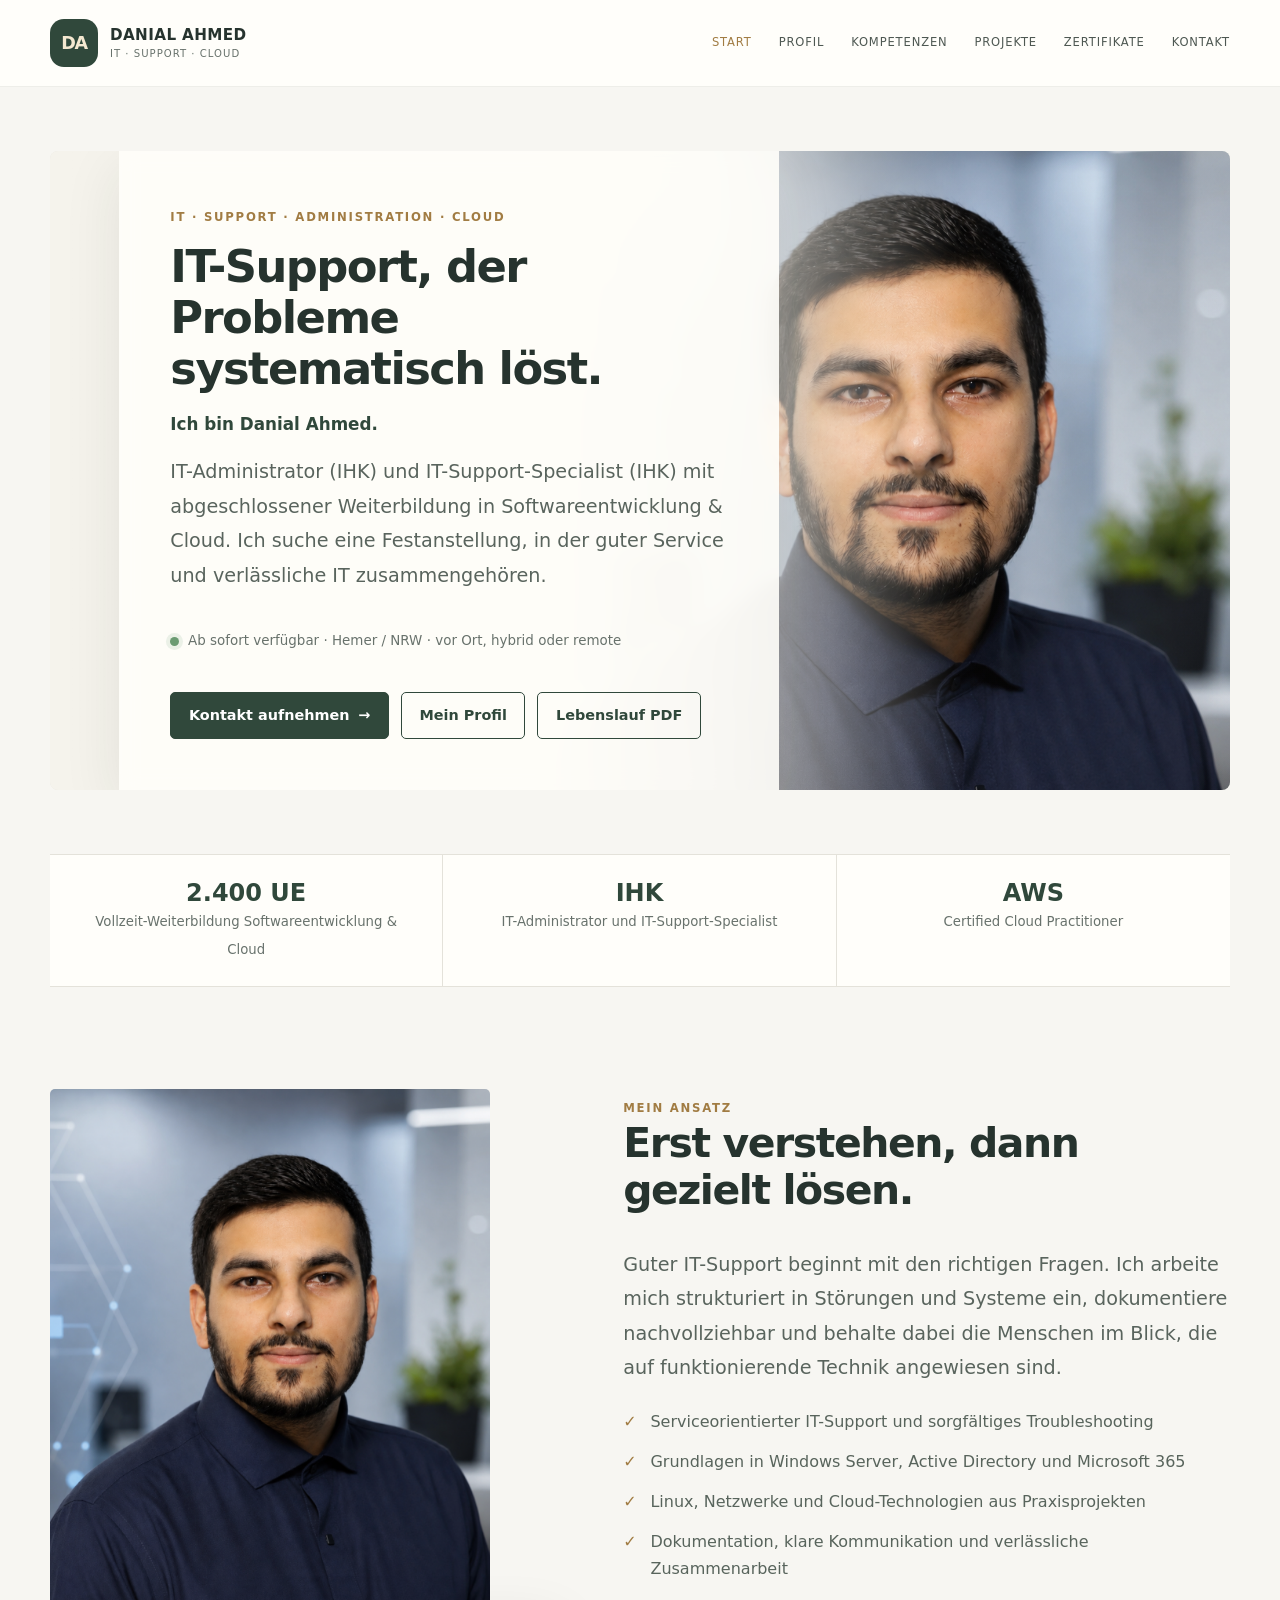
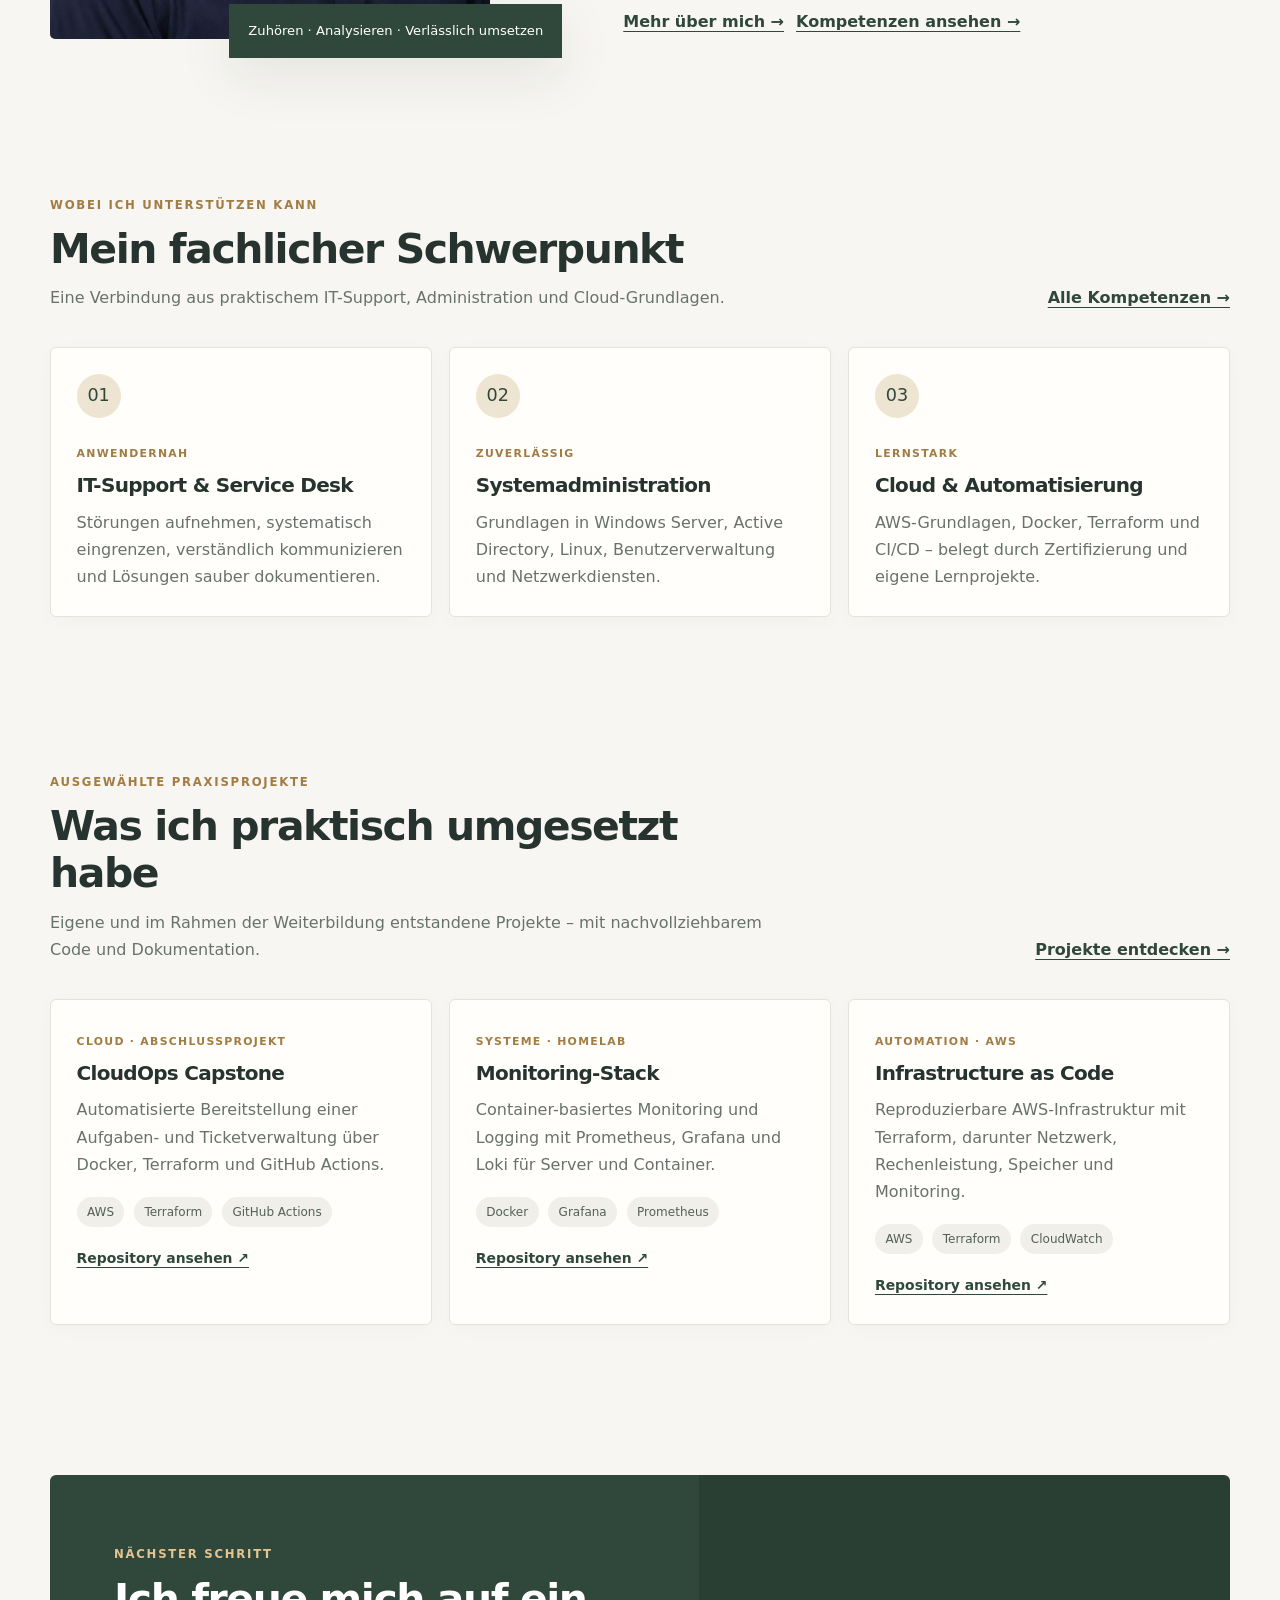
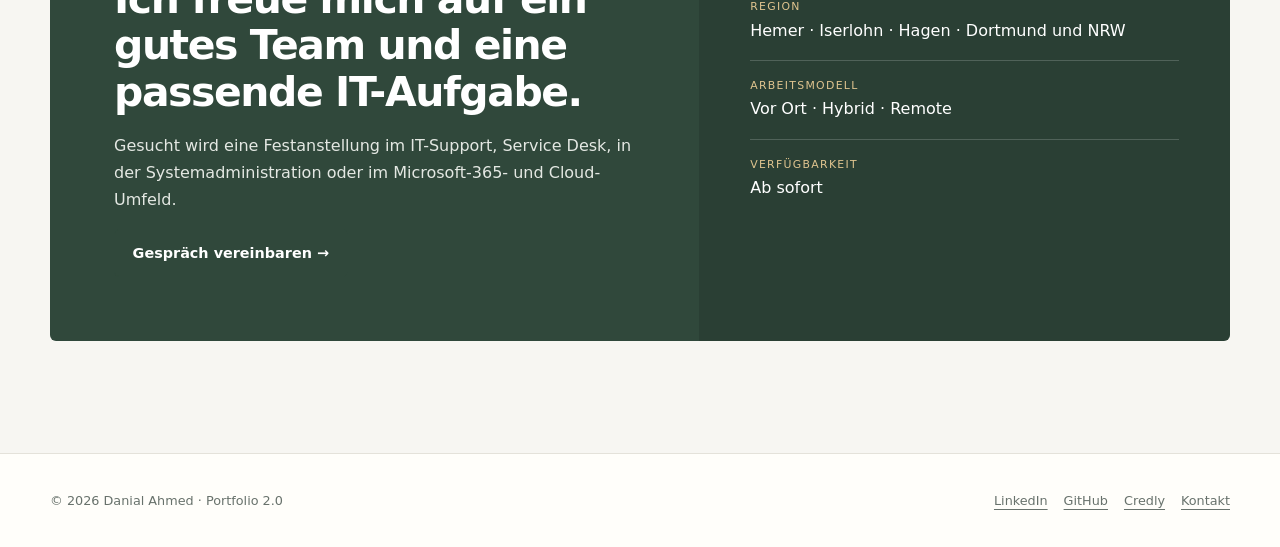
<file: index.html>
<!doctype html>
<html lang="de">
<head>
  <meta charset="utf-8">
  <meta name="viewport" content="width=device-width, initial-scale=1">
  <meta name="description" content="Danial Ahmed aus Hemer: IT-Support, Systemadministration und Cloud. IHK-zertifiziert, AWS Certified Cloud Practitioner, offen für eine Festanstellung in NRW.">
  <meta name="author" content="Danial Ahmed">
  <meta property="og:type" content="website">
  <meta property="og:url" content="https://danialahmed2207.github.io/portfolio-2.0/">
  <meta property="og:title" content="Danial Ahmed – IT-Support, Systemadministration & Cloud">
  <meta property="og:description" content="Strukturiert im Support. Sorgfältig in der Administration. Lernstark in der Cloud.">
  <meta property="og:image" content="https://danialahmed2207.github.io/portfolio-2.0/assets/profile-photo.png">
  <meta name="theme-color" content="#f7f6f2">
  <link rel="canonical" href="https://danialahmed2207.github.io/portfolio-2.0/">
  <link rel="icon" href="assets/monogram.svg" type="image/svg+xml">
  <link rel="stylesheet" href="assets/site.css">
  <title>Danial Ahmed | IT-Support, Systemadministration & Cloud</title>
  <script src="assets/site.js" defer></script>
</head>
<body>
  <a class="skip-link" href="#inhalt">Zum Hauptinhalt</a>
  <header class="site-header"><div class="shell nav-wrap">
    <a class="brand" href="index.html" aria-label="Danial Ahmed – Startseite"><span class="brand-mark">DA</span><span class="brand-copy"><strong>DANIAL AHMED</strong><span>IT · Support · Cloud</span></span></a>
    <button class="nav-toggle" aria-label="Menü öffnen" aria-expanded="false" aria-controls="hauptnavigation">☰</button>
    <nav class="site-nav" id="hauptnavigation" aria-label="Hauptnavigation">
      <a href="index.html" aria-current="page">Start</a><a href="profil.html">Profil</a><a href="kompetenzen.html">Kompetenzen</a><a href="projekte.html">Projekte</a><a href="zertifikate.html">Zertifikate</a><a href="kontakt.html">Kontakt</a>
    </nav>
  </div></header>
  <main id="inhalt">
    <section class="hero"><div class="shell hero-frame">
      <img class="hero-photo" src="assets/profile-photo.png" alt="Porträt von Danial Ahmed" fetchpriority="high">
      <div class="hero-shade"></div>
      <div class="hero-card">
        <span class="eyebrow">IT · Support · Administration · Cloud</span>
        <h1>IT-Support, der Probleme systematisch löst.</h1>
        <p class="hero-tagline">Ich bin Danial Ahmed.</p>
        <p class="lead">IT-Administrator (IHK) und IT-Support-Specialist (IHK) mit abgeschlossener Weiterbildung in Softwareentwicklung &amp; Cloud. Ich suche eine Festanstellung, in der guter Service und verlässliche IT zusammengehören.</p>
        <p class="availability">Ab sofort verfügbar · Hemer / NRW · vor Ort, hybrid oder remote</p>
        <div class="hero-actions"><a class="button" href="kontakt.html">Kontakt aufnehmen <span aria-hidden="true">→</span></a><a class="button secondary" href="profil.html">Mein Profil</a><a class="button secondary" href="assets/Danial_Ahmed_Lebenslauf.pdf" target="_blank" rel="noopener">Lebenslauf PDF</a></div>
      </div>
    </div></section>

    <div class="shell proof-row" aria-label="Qualifikationen"><div class="proof"><strong>2.400 UE</strong><span>Vollzeit-Weiterbildung Softwareentwicklung &amp; Cloud</span></div><div class="proof"><strong>IHK</strong><span>IT-Administrator und IT-Support-Specialist</span></div><div class="proof"><strong>AWS</strong><span>Certified Cloud Practitioner</span></div></div>

    <section class="section"><div class="shell split-feature">
      <div class="portrait-side"><img src="assets/profile-photo.png" alt="Danial Ahmed, IT-Administrator und IT-Support-Specialist" loading="lazy"><div class="portrait-note">Zuhören · Analysieren · Verlässlich umsetzen</div></div>
      <div><span class="eyebrow">Mein Ansatz</span><h2>Erst verstehen, dann gezielt lösen.</h2><p class="lead">Guter IT-Support beginnt mit den richtigen Fragen. Ich arbeite mich strukturiert in Störungen und Systeme ein, dokumentiere nachvollziehbar und behalte dabei die Menschen im Blick, die auf funktionierende Technik angewiesen sind.</p><ul class="check-list"><li>Serviceorientierter IT-Support und sorgfältiges Troubleshooting</li><li>Grundlagen in Windows Server, Active Directory und Microsoft 365</li><li>Linux, Netzwerke und Cloud-Technologien aus Praxisprojekten</li><li>Dokumentation, klare Kommunikation und verlässliche Zusammenarbeit</li></ul><div class="hero-actions"><a class="text-link" href="profil.html">Mehr über mich →</a><a class="text-link" href="kompetenzen.html">Kompetenzen ansehen →</a></div></div>
    </div></section>

    <section class="section compact"><div class="shell"><div class="section-heading"><div><span class="eyebrow">Wobei ich unterstützen kann</span><h2>Mein fachlicher Schwerpunkt</h2><p>Eine Verbindung aus praktischem IT-Support, Administration und Cloud-Grundlagen.</p></div><a class="text-link" href="kompetenzen.html">Alle Kompetenzen →</a></div><div class="grid-3">
      <article class="card"><div class="card-icon" aria-hidden="true">01</div><span class="card-kicker">Anwendernah</span><h3>IT-Support &amp; Service Desk</h3><p>Störungen aufnehmen, systematisch eingrenzen, verständlich kommunizieren und Lösungen sauber dokumentieren.</p></article>
      <article class="card"><div class="card-icon" aria-hidden="true">02</div><span class="card-kicker">Zuverlässig</span><h3>Systemadministration</h3><p>Grundlagen in Windows Server, Active Directory, Linux, Benutzerverwaltung und Netzwerkdiensten.</p></article>
      <article class="card"><div class="card-icon" aria-hidden="true">03</div><span class="card-kicker">Lernstark</span><h3>Cloud &amp; Automatisierung</h3><p>AWS-Grundlagen, Docker, Terraform und CI/CD – belegt durch Zertifizierung und eigene Lernprojekte.</p></article>
    </div></div></section>

    <section class="section"><div class="shell"><div class="section-heading"><div><span class="eyebrow">Ausgewählte Praxisprojekte</span><h2>Was ich praktisch umgesetzt habe</h2><p>Eigene und im Rahmen der Weiterbildung entstandene Projekte – mit nachvollziehbarem Code und Dokumentation.</p></div><a class="text-link" href="projekte.html">Projekte entdecken →</a></div><div class="grid-3">
      <article class="card"><span class="card-kicker">Cloud · Abschlussprojekt</span><h3>CloudOps Capstone</h3><p>Automatisierte Bereitstellung einer Aufgaben- und Ticketverwaltung über Docker, Terraform und GitHub Actions.</p><div class="card-footer"><span class="pill">AWS</span><span class="pill">Terraform</span><span class="pill">GitHub Actions</span></div><div class="project-links"><a href="https://github.com/danialahmed2207/cloudops-capstone" target="_blank" rel="noopener noreferrer">Repository ansehen ↗</a></div></article>
      <article class="card"><span class="card-kicker">Systeme · Homelab</span><h3>Monitoring-Stack</h3><p>Container-basiertes Monitoring und Logging mit Prometheus, Grafana und Loki für Server und Container.</p><div class="card-footer"><span class="pill">Docker</span><span class="pill">Grafana</span><span class="pill">Prometheus</span></div><div class="project-links"><a href="https://github.com/danialahmed2207/homelab-monitoring" target="_blank" rel="noopener noreferrer">Repository ansehen ↗</a></div></article>
      <article class="card"><span class="card-kicker">Automation · AWS</span><h3>Infrastructure as Code</h3><p>Reproduzierbare AWS-Infrastruktur mit Terraform, darunter Netzwerk, Rechenleistung, Speicher und Monitoring.</p><div class="card-footer"><span class="pill">AWS</span><span class="pill">Terraform</span><span class="pill">CloudWatch</span></div><div class="project-links"><a href="https://github.com/danialahmed2207/aws-infra-terraform" target="_blank" rel="noopener noreferrer">Repository ansehen ↗</a></div></article>
    </div></div></section>

    <section class="section compact"><div class="shell contact-panel"><div class="contact-copy"><span class="eyebrow">Nächster Schritt</span><h2>Ich freue mich auf ein gutes Team und eine passende IT-Aufgabe.</h2><p>Gesucht wird eine Festanstellung im IT-Support, Service Desk, in der Systemadministration oder im Microsoft-365- und Cloud-Umfeld.</p><a class="button" href="kontakt.html">Gespräch vereinbaren →</a></div><div class="contact-ways"><div class="contact-way"><span>Region</span>Hemer · Iserlohn · Hagen · Dortmund und NRW</div><div class="contact-way"><span>Arbeitsmodell</span>Vor Ort · Hybrid · Remote</div><div class="contact-way"><span>Verfügbarkeit</span>Ab sofort</div></div></div></section>
  </main>
  <footer class="site-footer"><div class="shell footer-row"><p>© <span data-year></span> Danial Ahmed · Portfolio 2.0</p><div class="footer-links"><a href="https://www.linkedin.com/in/danial-ahmed-b2731b263/" target="_blank" rel="noopener noreferrer">LinkedIn</a><a href="https://github.com/danialahmed2207" target="_blank" rel="noopener noreferrer">GitHub</a><a href="https://www.credly.com/users/danial-ahmed.5c252b06/badges" target="_blank" rel="noopener noreferrer">Credly</a><a href="kontakt.html">Kontakt</a></div></div></footer>
</body>
</html>
</file>
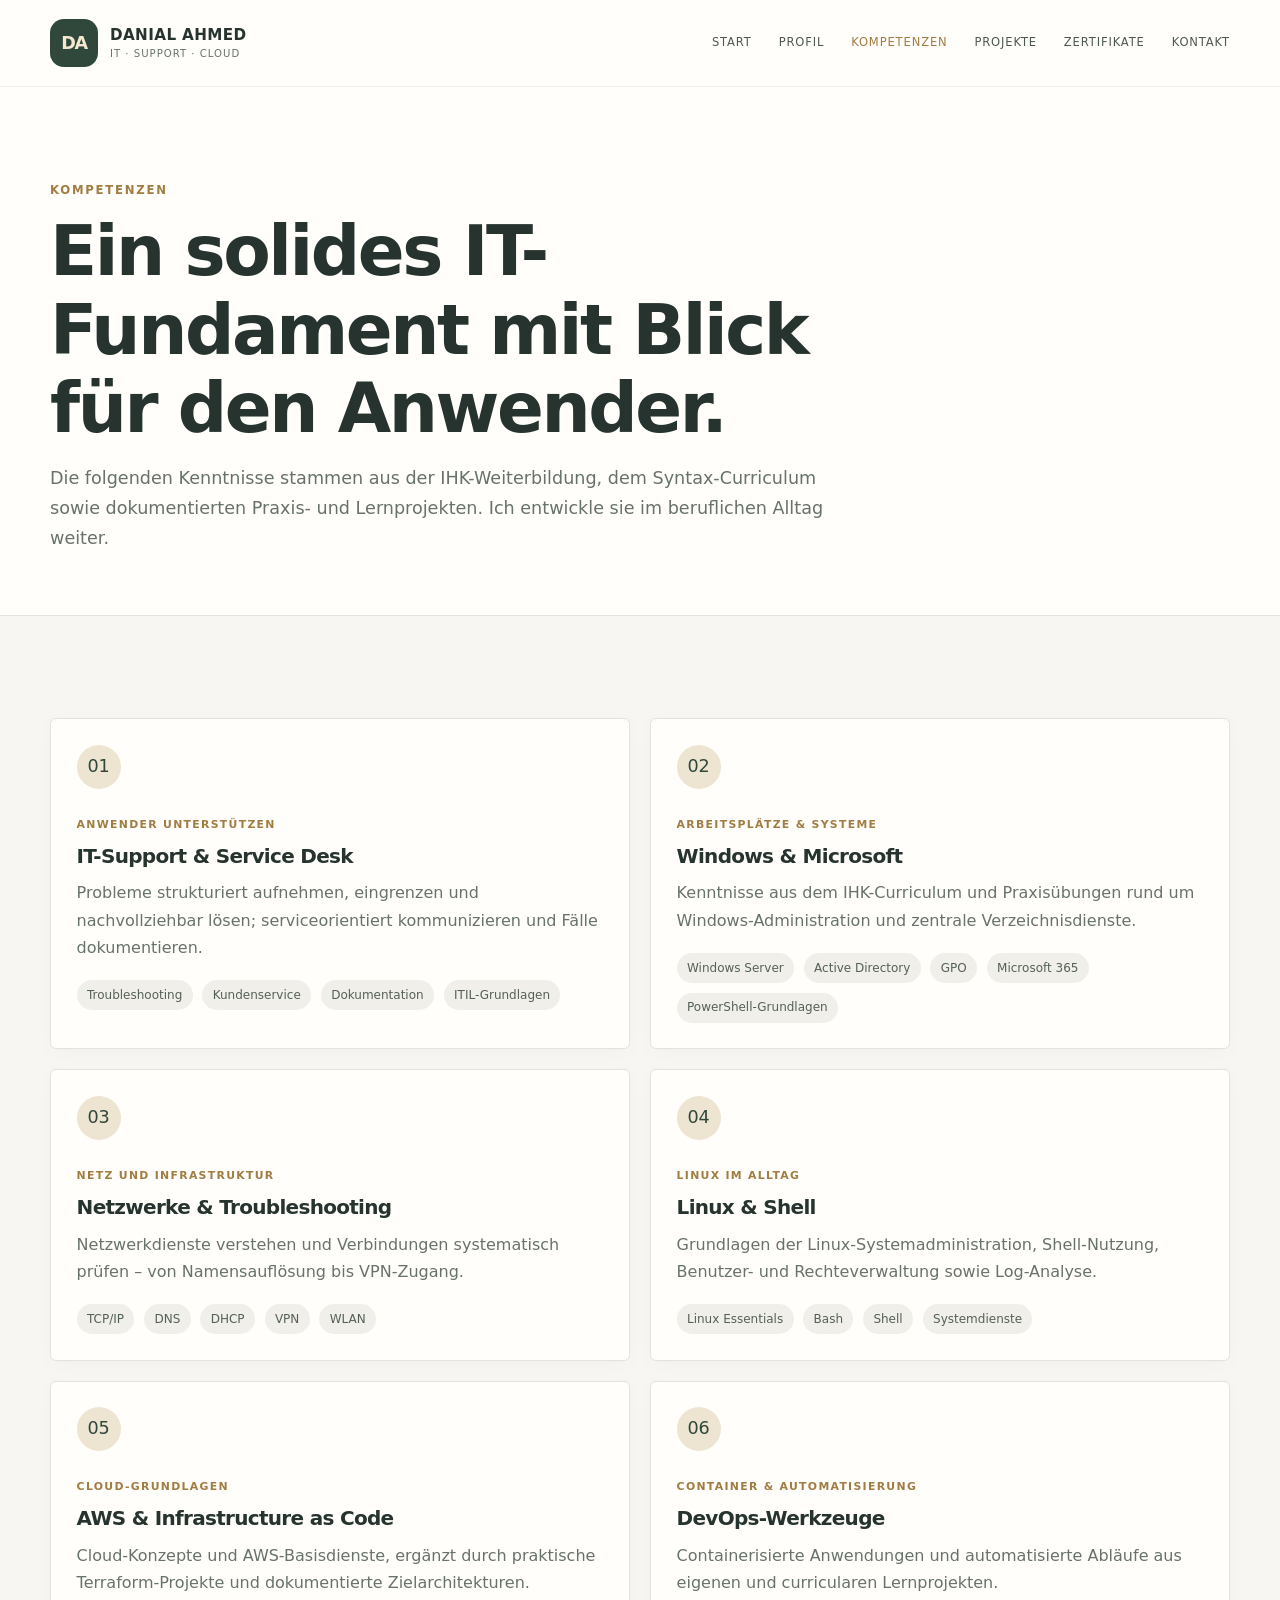
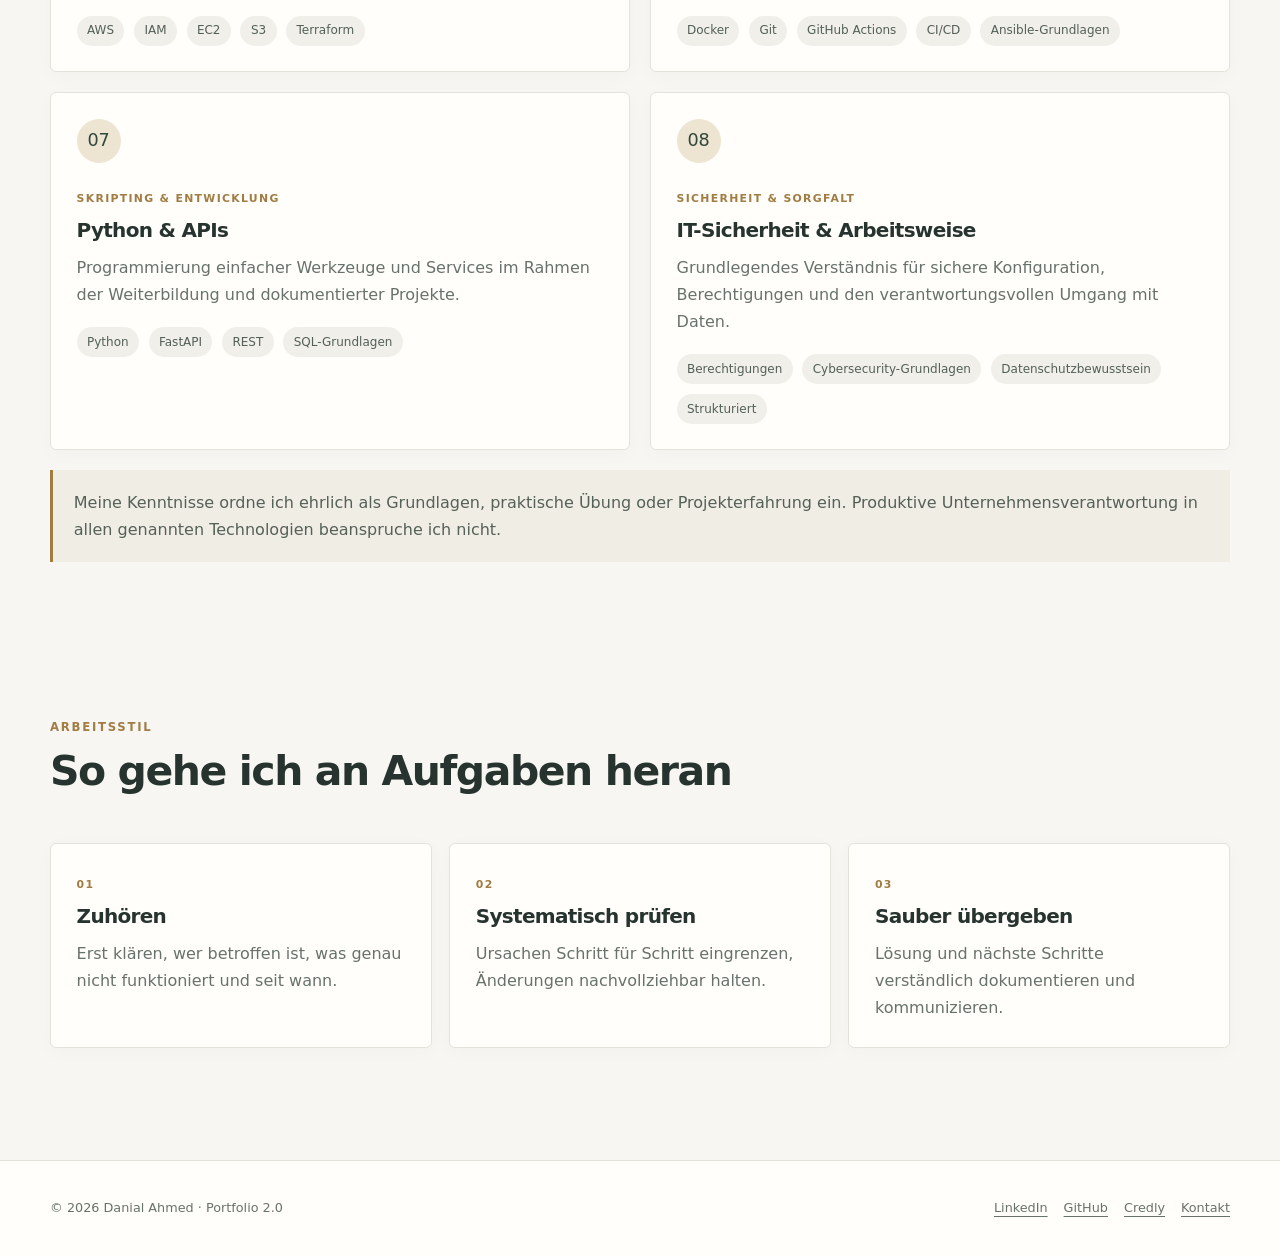
<file: kompetenzen.html>
<!doctype html>
<html lang="de">
<head><meta charset="utf-8"><meta name="viewport" content="width=device-width, initial-scale=1"><meta name="description" content="Kompetenzen von Danial Ahmed in IT-Support, Windows Server, Active Directory, Microsoft 365, Linux, AWS, Netzwerken und Troubleshooting."><meta property="og:title" content="Kompetenzen | Danial Ahmed"><meta property="og:description" content="Technische Kenntnisse und Arbeitsweise im Überblick."><meta property="og:type" content="website"><meta property="og:url" content="https://danialahmed2207.github.io/portfolio-2.0/kompetenzen.html"><meta property="og:image" content="https://danialahmed2207.github.io/portfolio-2.0/assets/profile-photo.png"><link rel="canonical" href="https://danialahmed2207.github.io/portfolio-2.0/kompetenzen.html"><link rel="icon" href="assets/monogram.svg" type="image/svg+xml"><link rel="stylesheet" href="assets/site.css"><script src="assets/site.js" defer></script><title>Kompetenzen | Danial Ahmed</title></head>
<body><a class="skip-link" href="#inhalt">Zum Hauptinhalt</a><header class="site-header"><div class="shell nav-wrap"><a class="brand" href="index.html"><span class="brand-mark">DA</span><span class="brand-copy"><strong>DANIAL AHMED</strong><span>IT · Support · Cloud</span></span></a><button class="nav-toggle" aria-label="Menü öffnen" aria-expanded="false" aria-controls="hauptnavigation">☰</button><nav class="site-nav" id="hauptnavigation" aria-label="Hauptnavigation"><a href="index.html">Start</a><a href="profil.html">Profil</a><a href="kompetenzen.html" aria-current="page">Kompetenzen</a><a href="projekte.html">Projekte</a><a href="zertifikate.html">Zertifikate</a><a href="kontakt.html">Kontakt</a></nav></div></header>
<main id="inhalt"><section class="page-hero"><div class="shell"><span class="eyebrow">Kompetenzen</span><h1>Ein solides IT-Fundament mit Blick für den Anwender.</h1><p>Die folgenden Kenntnisse stammen aus der IHK-Weiterbildung, dem Syntax-Curriculum sowie dokumentierten Praxis- und Lernprojekten. Ich entwickle sie im beruflichen Alltag weiter.</p></div></section>
<section class="section"><div class="shell"><div class="grid-2">
  <article class="card"><div class="card-icon" aria-hidden="true">01</div><span class="card-kicker">Anwender unterstützen</span><h3>IT-Support &amp; Service Desk</h3><p>Probleme strukturiert aufnehmen, eingrenzen und nachvollziehbar lösen; serviceorientiert kommunizieren und Fälle dokumentieren.</p><div class="card-footer"><span class="pill">Troubleshooting</span><span class="pill">Kundenservice</span><span class="pill">Dokumentation</span><span class="pill">ITIL-Grundlagen</span></div></article>
  <article class="card"><div class="card-icon" aria-hidden="true">02</div><span class="card-kicker">Arbeitsplätze &amp; Systeme</span><h3>Windows &amp; Microsoft</h3><p>Kenntnisse aus dem IHK-Curriculum und Praxisübungen rund um Windows-Administration und zentrale Verzeichnisdienste.</p><div class="card-footer"><span class="pill">Windows Server</span><span class="pill">Active Directory</span><span class="pill">GPO</span><span class="pill">Microsoft 365</span><span class="pill">PowerShell-Grundlagen</span></div></article>
  <article class="card"><div class="card-icon" aria-hidden="true">03</div><span class="card-kicker">Netz und Infrastruktur</span><h3>Netzwerke &amp; Troubleshooting</h3><p>Netzwerkdienste verstehen und Verbindungen systematisch prüfen – von Namensauflösung bis VPN-Zugang.</p><div class="card-footer"><span class="pill">TCP/IP</span><span class="pill">DNS</span><span class="pill">DHCP</span><span class="pill">VPN</span><span class="pill">WLAN</span></div></article>
  <article class="card"><div class="card-icon" aria-hidden="true">04</div><span class="card-kicker">Linux im Alltag</span><h3>Linux &amp; Shell</h3><p>Grundlagen der Linux-Systemadministration, Shell-Nutzung, Benutzer- und Rechteverwaltung sowie Log-Analyse.</p><div class="card-footer"><span class="pill">Linux Essentials</span><span class="pill">Bash</span><span class="pill">Shell</span><span class="pill">Systemdienste</span></div></article>
  <article class="card"><div class="card-icon" aria-hidden="true">05</div><span class="card-kicker">Cloud-Grundlagen</span><h3>AWS &amp; Infrastructure as Code</h3><p>Cloud-Konzepte und AWS-Basisdienste, ergänzt durch praktische Terraform-Projekte und dokumentierte Zielarchitekturen.</p><div class="card-footer"><span class="pill">AWS</span><span class="pill">IAM</span><span class="pill">EC2</span><span class="pill">S3</span><span class="pill">Terraform</span></div></article>
  <article class="card"><div class="card-icon" aria-hidden="true">06</div><span class="card-kicker">Container &amp; Automatisierung</span><h3>DevOps-Werkzeuge</h3><p>Containerisierte Anwendungen und automatisierte Abläufe aus eigenen und curricularen Lernprojekten.</p><div class="card-footer"><span class="pill">Docker</span><span class="pill">Git</span><span class="pill">GitHub Actions</span><span class="pill">CI/CD</span><span class="pill">Ansible-Grundlagen</span></div></article>
  <article class="card"><div class="card-icon" aria-hidden="true">07</div><span class="card-kicker">Skripting &amp; Entwicklung</span><h3>Python &amp; APIs</h3><p>Programmierung einfacher Werkzeuge und Services im Rahmen der Weiterbildung und dokumentierter Projekte.</p><div class="card-footer"><span class="pill">Python</span><span class="pill">FastAPI</span><span class="pill">REST</span><span class="pill">SQL-Grundlagen</span></div></article>
  <article class="card"><div class="card-icon" aria-hidden="true">08</div><span class="card-kicker">Sicherheit &amp; Sorgfalt</span><h3>IT-Sicherheit &amp; Arbeitsweise</h3><p>Grundlegendes Verständnis für sichere Konfiguration, Berechtigungen und den verantwortungsvollen Umgang mit Daten.</p><div class="card-footer"><span class="pill">Berechtigungen</span><span class="pill">Cybersecurity-Grundlagen</span><span class="pill">Datenschutzbewusstsein</span><span class="pill">Strukturiert</span></div></article>
</div><div class="callout">Meine Kenntnisse ordne ich ehrlich als Grundlagen, praktische Übung oder Projekterfahrung ein. Produktive Unternehmensverantwortung in allen genannten Technologien beanspruche ich nicht.</div></div></section>
<section class="section compact"><div class="shell"><div class="section-heading"><div><span class="eyebrow">Arbeitsstil</span><h2>So gehe ich an Aufgaben heran</h2></div></div><div class="grid-3"><article class="card"><span class="card-kicker">01</span><h3>Zuhören</h3><p>Erst klären, wer betroffen ist, was genau nicht funktioniert und seit wann.</p></article><article class="card"><span class="card-kicker">02</span><h3>Systematisch prüfen</h3><p>Ursachen Schritt für Schritt eingrenzen, Änderungen nachvollziehbar halten.</p></article><article class="card"><span class="card-kicker">03</span><h3>Sauber übergeben</h3><p>Lösung und nächste Schritte verständlich dokumentieren und kommunizieren.</p></article></div></div></section></main>
<footer class="site-footer"><div class="shell footer-row"><p>© <span data-year></span> Danial Ahmed · Portfolio 2.0</p><div class="footer-links"><a href="https://www.linkedin.com/in/danial-ahmed-b2731b263/" target="_blank" rel="noopener noreferrer">LinkedIn</a><a href="https://github.com/danialahmed2207" target="_blank" rel="noopener noreferrer">GitHub</a><a href="https://www.credly.com/users/danial-ahmed.5c252b06/badges" target="_blank" rel="noopener noreferrer">Credly</a><a href="kontakt.html">Kontakt</a></div></div></footer></body></html>
</file>
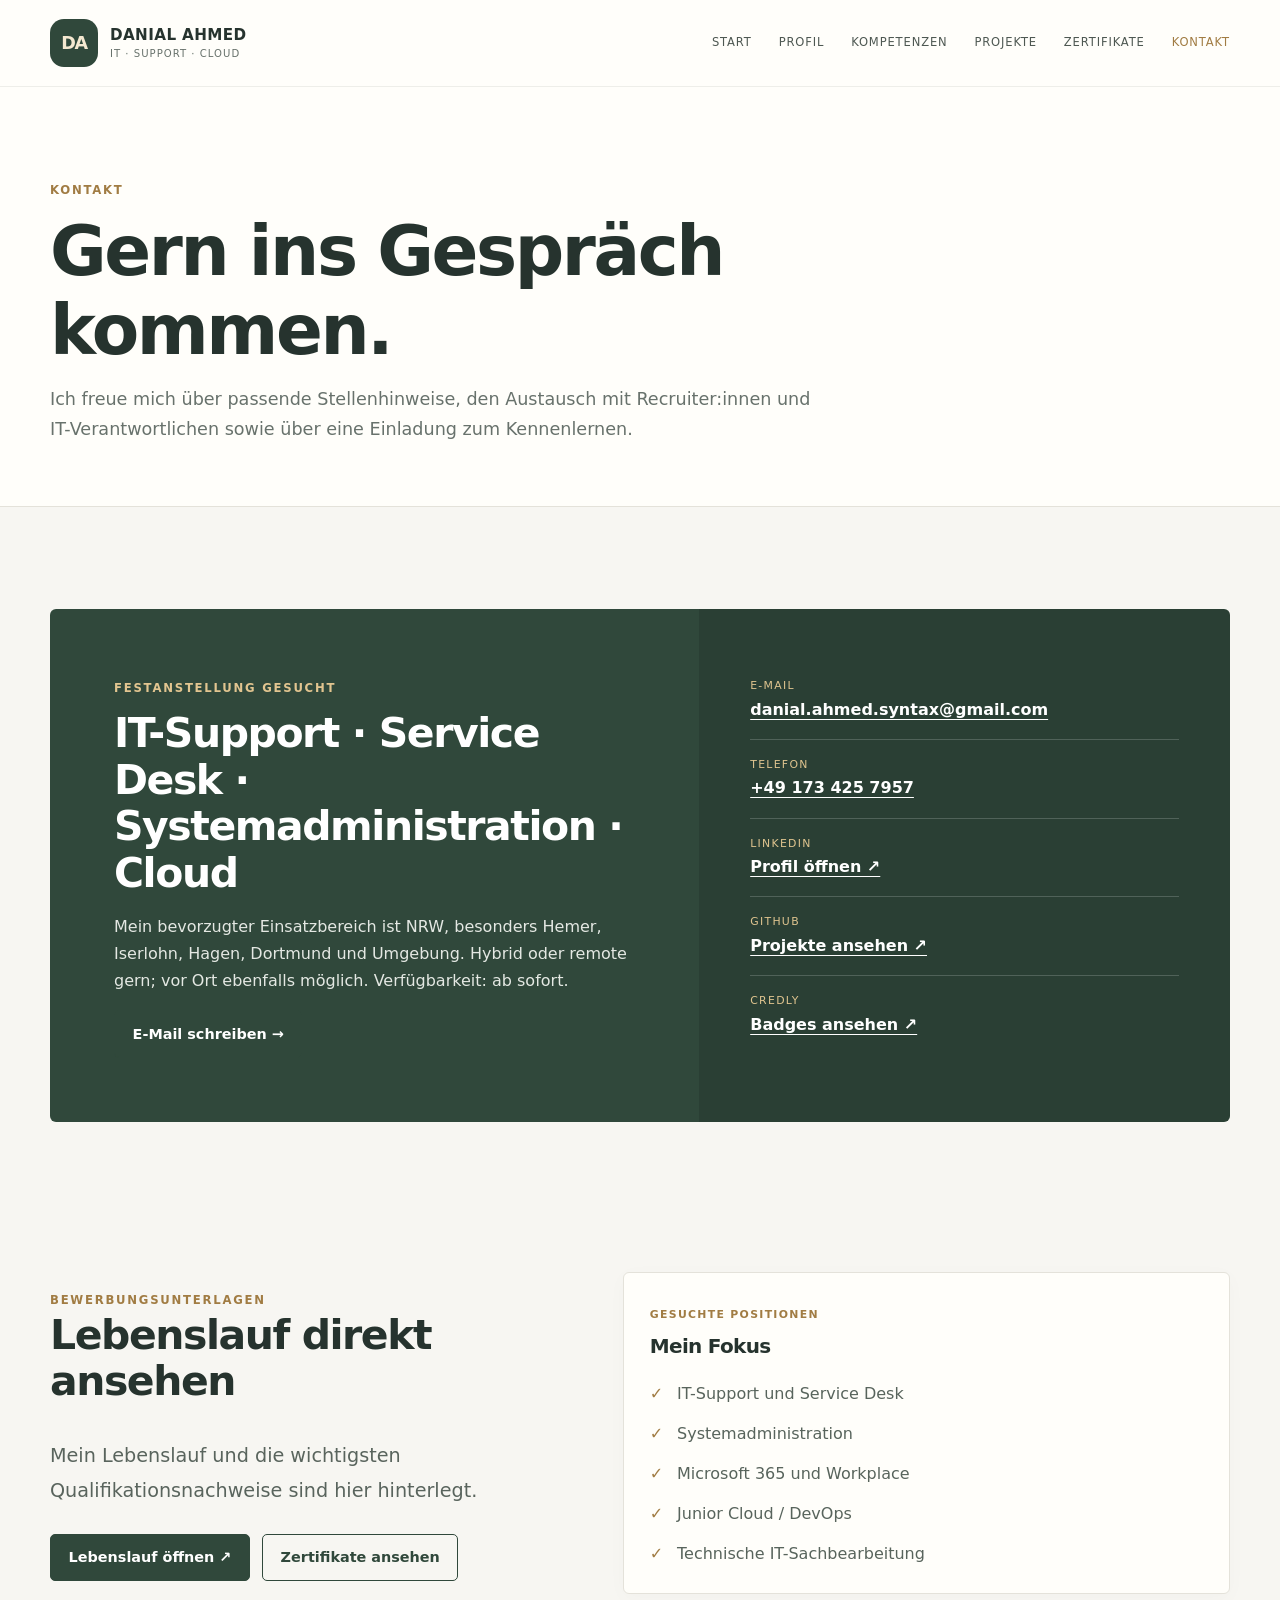
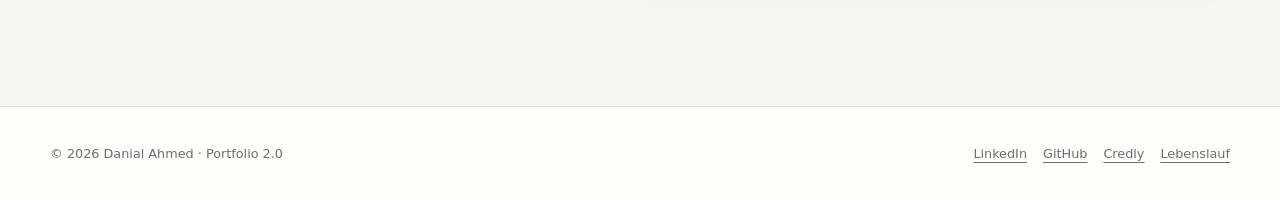
<file: kontakt.html>
<!doctype html>
<html lang="de">
<head><meta charset="utf-8"><meta name="viewport" content="width=device-width, initial-scale=1"><meta name="description" content="Kontakt zu Danial Ahmed für IT-Support, Service Desk, Systemadministration oder Junior Cloud/DevOps-Positionen in NRW."><meta property="og:title" content="Kontakt | Danial Ahmed"><meta property="og:description" content="Ich suche ab sofort eine Festanstellung im IT-Bereich in NRW."><meta property="og:type" content="website"><meta property="og:url" content="https://danialahmed2207.github.io/portfolio-2.0/kontakt.html"><meta property="og:image" content="https://danialahmed2207.github.io/portfolio-2.0/assets/profile-photo.png"><link rel="canonical" href="https://danialahmed2207.github.io/portfolio-2.0/kontakt.html"><link rel="icon" href="assets/monogram.svg" type="image/svg+xml"><link rel="stylesheet" href="assets/site.css"><script src="assets/site.js" defer></script><title>Kontakt | Danial Ahmed</title></head>
<body><a class="skip-link" href="#inhalt">Zum Hauptinhalt</a><header class="site-header"><div class="shell nav-wrap"><a class="brand" href="index.html"><span class="brand-mark">DA</span><span class="brand-copy"><strong>DANIAL AHMED</strong><span>IT · Support · Cloud</span></span></a><button class="nav-toggle" aria-label="Menü öffnen" aria-expanded="false" aria-controls="hauptnavigation">☰</button><nav class="site-nav" id="hauptnavigation" aria-label="Hauptnavigation"><a href="index.html">Start</a><a href="profil.html">Profil</a><a href="kompetenzen.html">Kompetenzen</a><a href="projekte.html">Projekte</a><a href="zertifikate.html">Zertifikate</a><a href="kontakt.html" aria-current="page">Kontakt</a></nav></div></header>
<main id="inhalt"><section class="page-hero"><div class="shell"><span class="eyebrow">Kontakt</span><h1>Gern ins Gespräch kommen.</h1><p>Ich freue mich über passende Stellenhinweise, den Austausch mit Recruiter:innen und IT-Verantwortlichen sowie über eine Einladung zum Kennenlernen.</p></div></section>
<section class="section"><div class="shell"><div class="contact-panel"><div class="contact-copy"><span class="eyebrow">Festanstellung gesucht</span><h2>IT-Support · Service Desk · Systemadministration · Cloud</h2><p>Mein bevorzugter Einsatzbereich ist NRW, besonders Hemer, Iserlohn, Hagen, Dortmund und Umgebung. Hybrid oder remote gern; vor Ort ebenfalls möglich. Verfügbarkeit: ab sofort.</p><a class="button" href="mailto:danial.ahmed.syntax@gmail.com?subject=Kontakt%20zu%20Danial%20Ahmed">E-Mail schreiben →</a></div><div class="contact-ways">
  <div class="contact-way"><span>E-Mail</span><a href="mailto:danial.ahmed.syntax@gmail.com">danial.ahmed.syntax@gmail.com</a></div>
  <div class="contact-way"><span>Telefon</span><a href="tel:+491734257957">+49 173 425 7957</a></div>
  <div class="contact-way"><span>LinkedIn</span><a href="https://www.linkedin.com/in/danial-ahmed-b2731b263/" target="_blank" rel="noopener noreferrer">Profil öffnen ↗</a></div>
  <div class="contact-way"><span>GitHub</span><a href="https://github.com/danialahmed2207" target="_blank" rel="noopener noreferrer">Projekte ansehen ↗</a></div>
  <div class="contact-way"><span>Credly</span><a href="https://www.credly.com/users/danial-ahmed.5c252b06/badges" target="_blank" rel="noopener noreferrer">Badges ansehen ↗</a></div>
</div></div></div></section>
<section class="section compact"><div class="shell split-feature"><div><span class="eyebrow">Bewerbungsunterlagen</span><h2>Lebenslauf direkt ansehen</h2><p class="lead">Mein Lebenslauf und die wichtigsten Qualifikationsnachweise sind hier hinterlegt.</p><div class="hero-actions"><a class="button" href="assets/Danial_Ahmed_Lebenslauf.pdf" target="_blank" rel="noopener noreferrer">Lebenslauf öffnen ↗</a><a class="button secondary" href="zertifikate.html">Zertifikate ansehen</a></div></div><div class="card"><span class="card-kicker">Gesuchte Positionen</span><h3>Mein Fokus</h3><ul class="check-list"><li>IT-Support und Service Desk</li><li>Systemadministration</li><li>Microsoft 365 und Workplace</li><li>Junior Cloud / DevOps</li><li>Technische IT-Sachbearbeitung</li></ul></div></div></section></main>
<footer class="site-footer"><div class="shell footer-row"><p>© <span data-year></span> Danial Ahmed · Portfolio 2.0</p><div class="footer-links"><a href="https://www.linkedin.com/in/danial-ahmed-b2731b263/" target="_blank" rel="noopener noreferrer">LinkedIn</a><a href="https://github.com/danialahmed2207" target="_blank" rel="noopener noreferrer">GitHub</a><a href="https://www.credly.com/users/danial-ahmed.5c252b06/badges" target="_blank" rel="noopener noreferrer">Credly</a><a href="assets/Danial_Ahmed_Lebenslauf.pdf" target="_blank" rel="noopener noreferrer">Lebenslauf</a></div></div></footer></body></html>
</file>
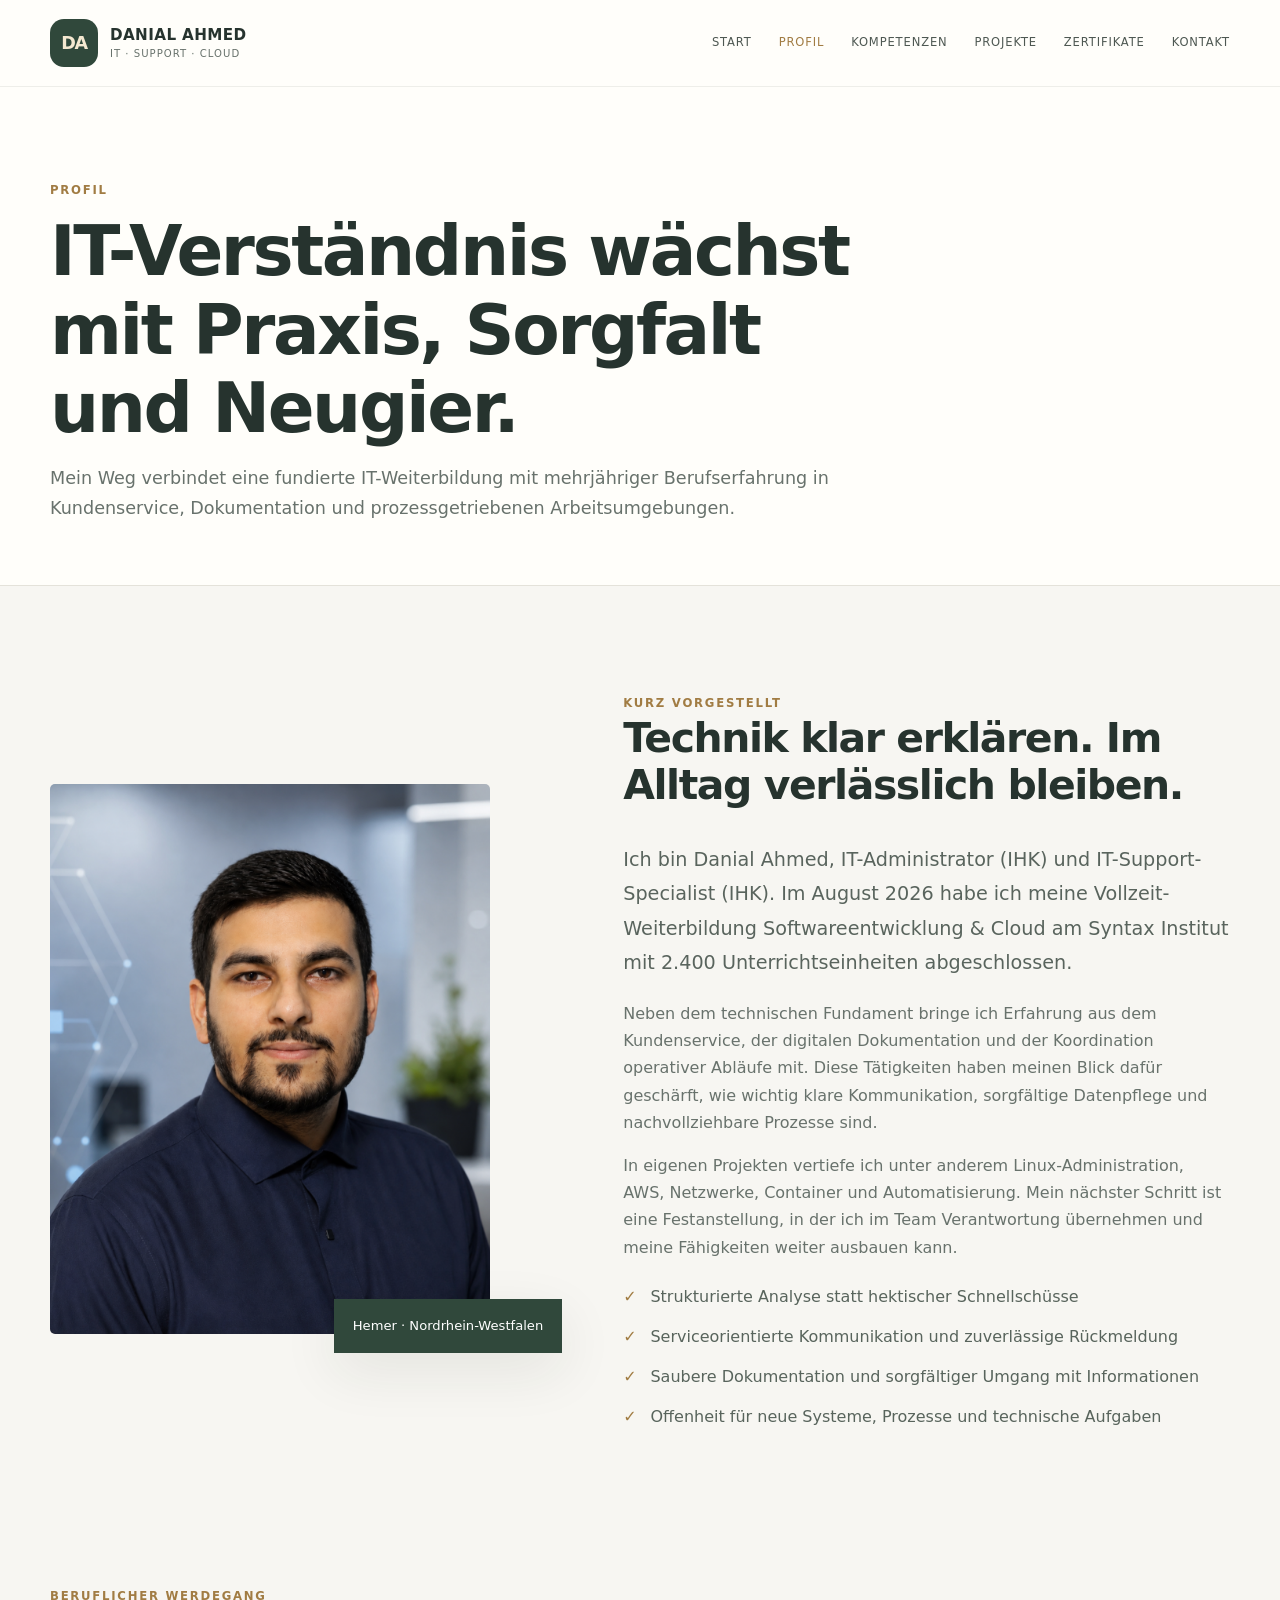
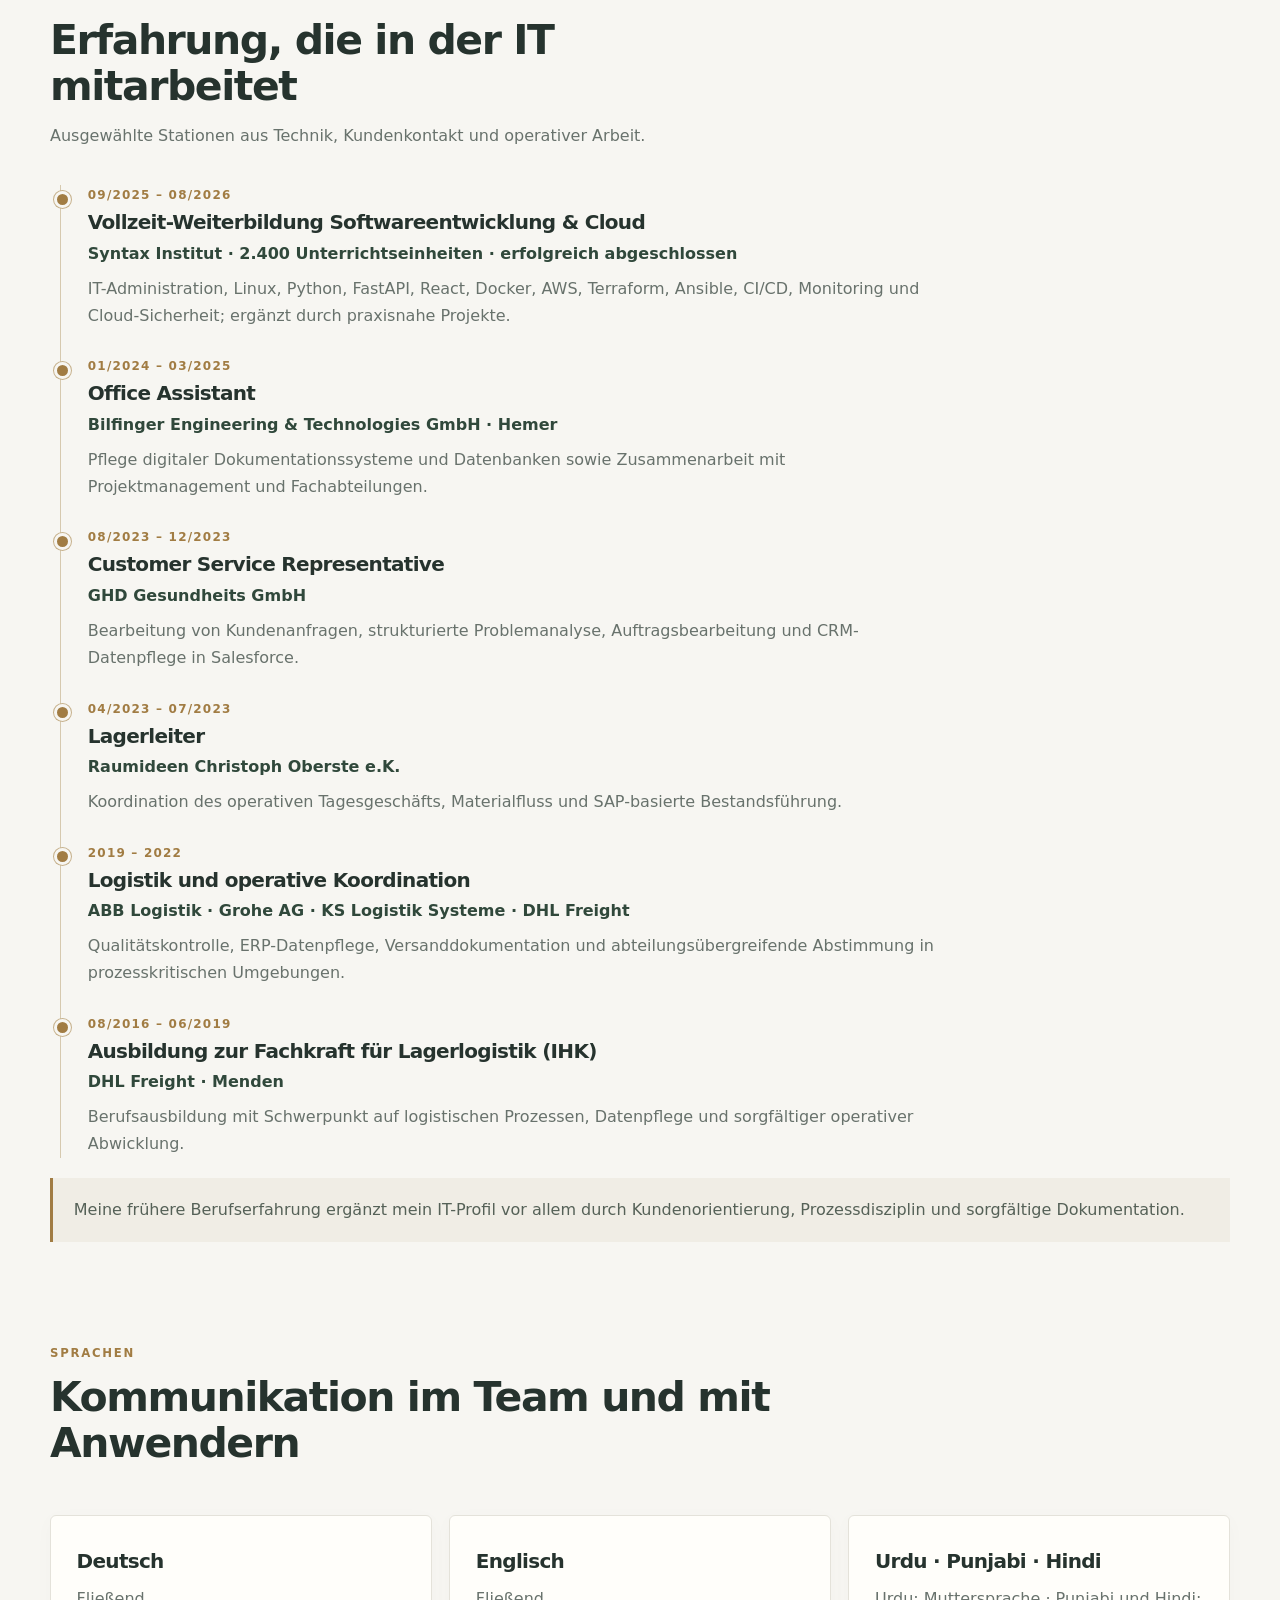
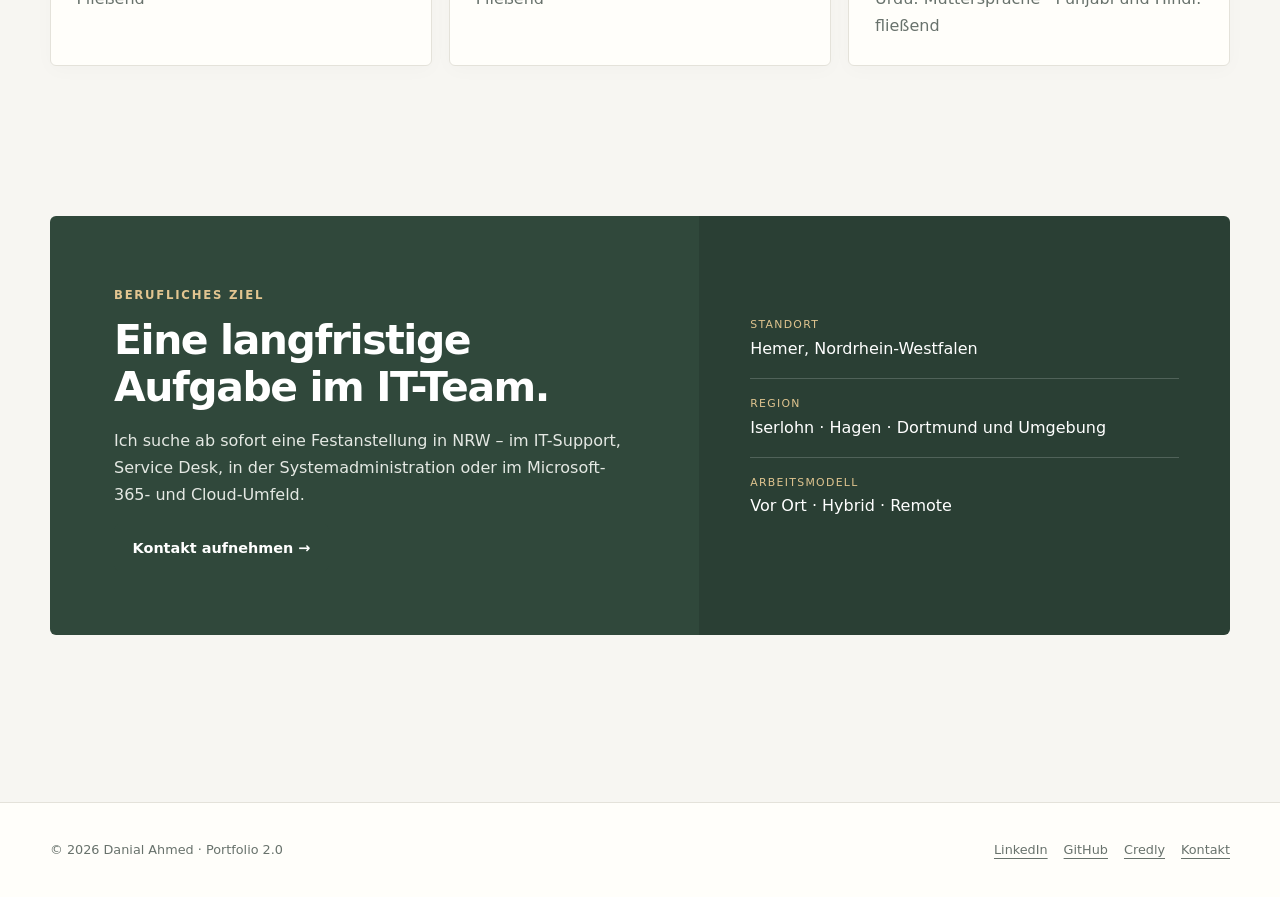
<file: profil.html>
<!doctype html>
<html lang="de">
<head>
  <meta charset="utf-8"><meta name="viewport" content="width=device-width, initial-scale=1">
  <meta name="description" content="Berufliches Profil und Werdegang von Danial Ahmed: IT-Support, IHK-Qualifikationen und Weiterbildung in Softwareentwicklung und Cloud.">
  <meta property="og:title" content="Profil | Danial Ahmed"><meta property="og:description" content="Mein Werdegang in IT, Kundenservice und Administration."><meta property="og:type" content="website"><meta property="og:url" content="https://danialahmed2207.github.io/portfolio-2.0/profil.html"><meta property="og:image" content="https://danialahmed2207.github.io/portfolio-2.0/assets/profile-photo.png"><link rel="canonical" href="https://danialahmed2207.github.io/portfolio-2.0/profil.html">
  <link rel="icon" href="assets/monogram.svg" type="image/svg+xml"><link rel="stylesheet" href="assets/site.css"><script src="assets/site.js" defer></script><title>Profil | Danial Ahmed</title>
</head>
<body><a class="skip-link" href="#inhalt">Zum Hauptinhalt</a><header class="site-header"><div class="shell nav-wrap"><a class="brand" href="index.html"><span class="brand-mark">DA</span><span class="brand-copy"><strong>DANIAL AHMED</strong><span>IT · Support · Cloud</span></span></a><button class="nav-toggle" aria-label="Menü öffnen" aria-expanded="false" aria-controls="hauptnavigation">☰</button><nav class="site-nav" id="hauptnavigation" aria-label="Hauptnavigation"><a href="index.html">Start</a><a href="profil.html" aria-current="page">Profil</a><a href="kompetenzen.html">Kompetenzen</a><a href="projekte.html">Projekte</a><a href="zertifikate.html">Zertifikate</a><a href="kontakt.html">Kontakt</a></nav></div></header>
<main id="inhalt"><section class="page-hero"><div class="shell"><span class="eyebrow">Profil</span><h1>IT-Verständnis wächst mit Praxis, Sorgfalt und Neugier.</h1><p>Mein Weg verbindet eine fundierte IT-Weiterbildung mit mehrjähriger Berufserfahrung in Kundenservice, Dokumentation und prozessgetriebenen Arbeitsumgebungen.</p></div></section>
<section class="section"><div class="shell split-feature"><div class="portrait-side"><img src="assets/profile-photo.png" alt="Danial Ahmed" loading="lazy"><div class="portrait-note">Hemer · Nordrhein-Westfalen</div></div><div><span class="eyebrow">Kurz vorgestellt</span><h2>Technik klar erklären. Im Alltag verlässlich bleiben.</h2><p class="lead">Ich bin Danial Ahmed, IT-Administrator (IHK) und IT-Support-Specialist (IHK). Im August 2026 habe ich meine Vollzeit-Weiterbildung Softwareentwicklung &amp; Cloud am Syntax Institut mit 2.400 Unterrichtseinheiten abgeschlossen.</p><p class="muted">Neben dem technischen Fundament bringe ich Erfahrung aus dem Kundenservice, der digitalen Dokumentation und der Koordination operativer Abläufe mit. Diese Tätigkeiten haben meinen Blick dafür geschärft, wie wichtig klare Kommunikation, sorgfältige Datenpflege und nachvollziehbare Prozesse sind.</p><p class="muted">In eigenen Projekten vertiefe ich unter anderem Linux-Administration, AWS, Netzwerke, Container und Automatisierung. Mein nächster Schritt ist eine Festanstellung, in der ich im Team Verantwortung übernehmen und meine Fähigkeiten weiter ausbauen kann.</p><ul class="check-list"><li>Strukturierte Analyse statt hektischer Schnellschüsse</li><li>Serviceorientierte Kommunikation und zuverlässige Rückmeldung</li><li>Saubere Dokumentation und sorgfältiger Umgang mit Informationen</li><li>Offenheit für neue Systeme, Prozesse und technische Aufgaben</li></ul></div></div></section>
<section class="section compact"><div class="shell"><div class="section-heading"><div><span class="eyebrow">Beruflicher Werdegang</span><h2>Erfahrung, die in der IT mitarbeitet</h2><p>Ausgewählte Stationen aus Technik, Kundenkontakt und operativer Arbeit.</p></div></div><div class="timeline">
  <article class="timeline-item"><div class="timeline-date">09/2025 – 08/2026</div><h3>Vollzeit-Weiterbildung Softwareentwicklung &amp; Cloud</h3><div class="timeline-org">Syntax Institut · 2.400 Unterrichtseinheiten · erfolgreich abgeschlossen</div><p>IT-Administration, Linux, Python, FastAPI, React, Docker, AWS, Terraform, Ansible, CI/CD, Monitoring und Cloud-Sicherheit; ergänzt durch praxisnahe Projekte.</p></article>
  <article class="timeline-item"><div class="timeline-date">01/2024 – 03/2025</div><h3>Office Assistant</h3><div class="timeline-org">Bilfinger Engineering &amp; Technologies GmbH · Hemer</div><p>Pflege digitaler Dokumentationssysteme und Datenbanken sowie Zusammenarbeit mit Projektmanagement und Fachabteilungen.</p></article>
  <article class="timeline-item"><div class="timeline-date">08/2023 – 12/2023</div><h3>Customer Service Representative</h3><div class="timeline-org">GHD Gesundheits GmbH</div><p>Bearbeitung von Kundenanfragen, strukturierte Problemanalyse, Auftragsbearbeitung und CRM-Datenpflege in Salesforce.</p></article>
  <article class="timeline-item"><div class="timeline-date">04/2023 – 07/2023</div><h3>Lagerleiter</h3><div class="timeline-org">Raumideen Christoph Oberste e.K.</div><p>Koordination des operativen Tagesgeschäfts, Materialfluss und SAP-basierte Bestandsführung.</p></article>
  <article class="timeline-item"><div class="timeline-date">2019 – 2022</div><h3>Logistik und operative Koordination</h3><div class="timeline-org">ABB Logistik · Grohe AG · KS Logistik Systeme · DHL Freight</div><p>Qualitätskontrolle, ERP-Datenpflege, Versanddokumentation und abteilungsübergreifende Abstimmung in prozesskritischen Umgebungen.</p></article>
  <article class="timeline-item"><div class="timeline-date">08/2016 – 06/2019</div><h3>Ausbildung zur Fachkraft für Lagerlogistik (IHK)</h3><div class="timeline-org">DHL Freight · Menden</div><p>Berufsausbildung mit Schwerpunkt auf logistischen Prozessen, Datenpflege und sorgfältiger operativer Abwicklung.</p></article>
</div><div class="callout">Meine frühere Berufserfahrung ergänzt mein IT-Profil vor allem durch Kundenorientierung, Prozessdisziplin und sorgfältige Dokumentation.</div></div></section>
<section class="section compact"><div class="shell"><div class="section-heading"><div><span class="eyebrow">Sprachen</span><h2>Kommunikation im Team und mit Anwendern</h2></div></div><div class="grid-3"><article class="card"><h3>Deutsch</h3><p>Fließend</p></article><article class="card"><h3>Englisch</h3><p>Fließend</p></article><article class="card"><h3>Urdu · Punjabi · Hindi</h3><p>Urdu: Muttersprache · Punjabi und Hindi: fließend</p></article></div></div></section>
<section class="section"><div class="shell contact-panel"><div class="contact-copy"><span class="eyebrow">Berufliches Ziel</span><h2>Eine langfristige Aufgabe im IT-Team.</h2><p>Ich suche ab sofort eine Festanstellung in NRW – im IT-Support, Service Desk, in der Systemadministration oder im Microsoft-365- und Cloud-Umfeld.</p><a class="button" href="kontakt.html">Kontakt aufnehmen →</a></div><div class="contact-ways"><div class="contact-way"><span>Standort</span>Hemer, Nordrhein-Westfalen</div><div class="contact-way"><span>Region</span>Iserlohn · Hagen · Dortmund und Umgebung</div><div class="contact-way"><span>Arbeitsmodell</span>Vor Ort · Hybrid · Remote</div></div></div></section></main>
<footer class="site-footer"><div class="shell footer-row"><p>© <span data-year></span> Danial Ahmed · Portfolio 2.0</p><div class="footer-links"><a href="https://www.linkedin.com/in/danial-ahmed-b2731b263/" target="_blank" rel="noopener noreferrer">LinkedIn</a><a href="https://github.com/danialahmed2207" target="_blank" rel="noopener noreferrer">GitHub</a><a href="https://www.credly.com/users/danial-ahmed.5c252b06/badges" target="_blank" rel="noopener noreferrer">Credly</a><a href="kontakt.html">Kontakt</a></div></div></footer></body></html>
</file>
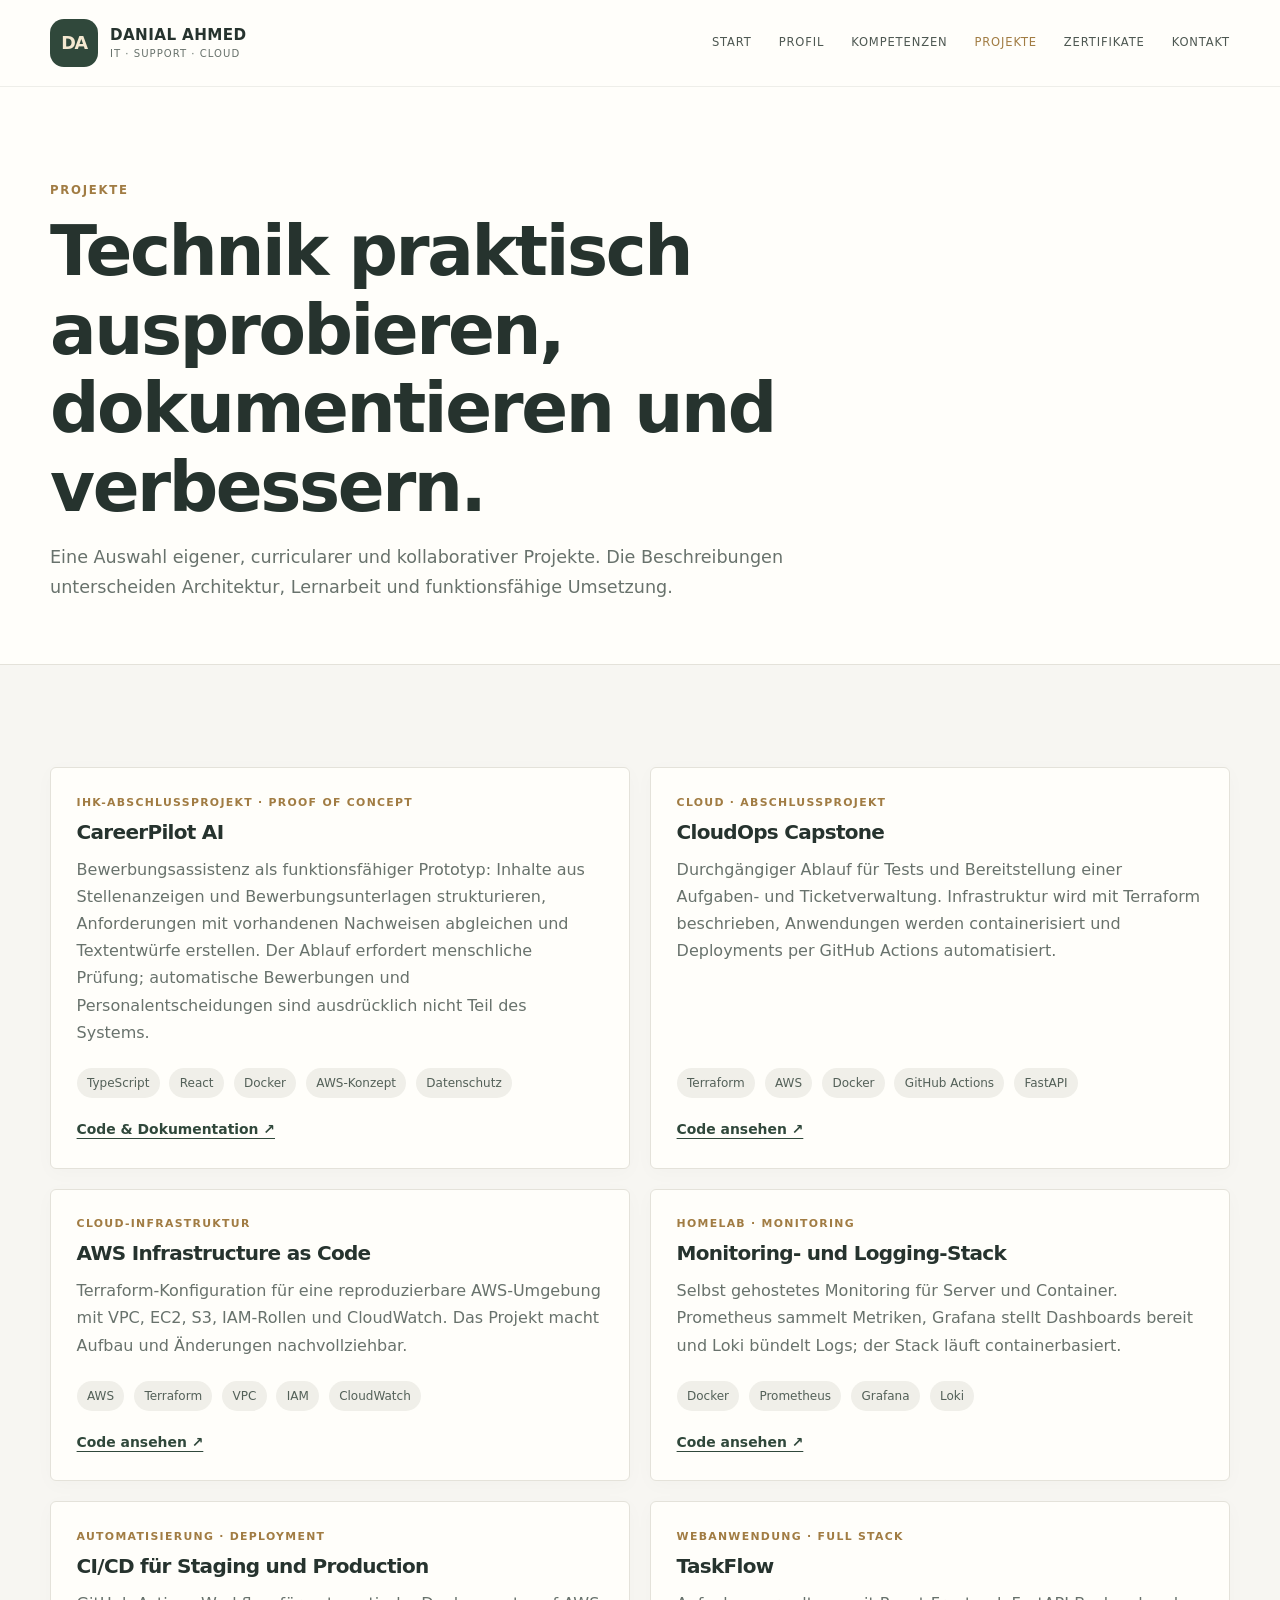
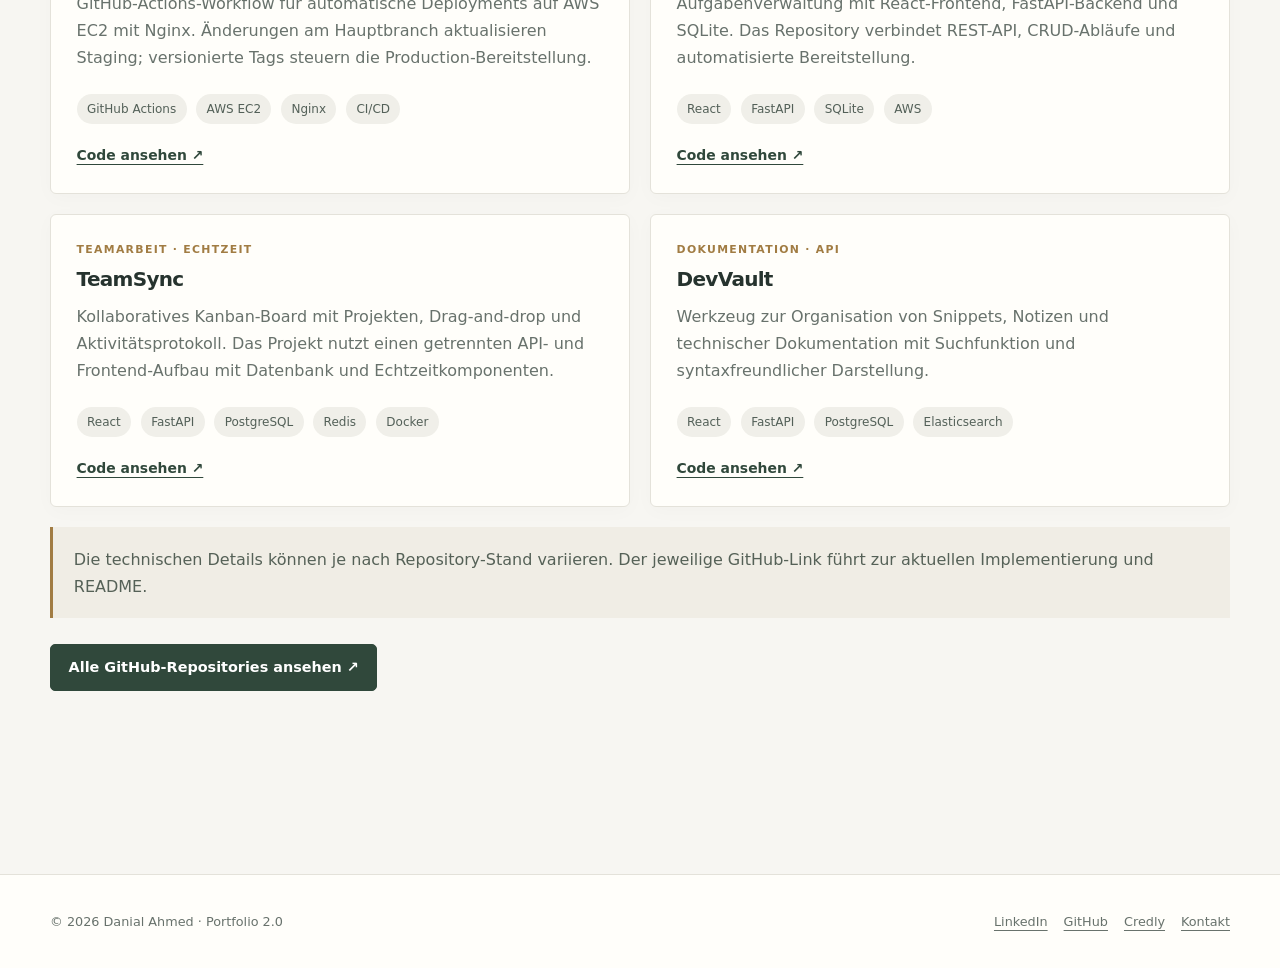
<file: projekte.html>
<!doctype html>
<html lang="de">
<head><meta charset="utf-8"><meta name="viewport" content="width=device-width, initial-scale=1"><meta name="description" content="IT- und Cloud-Projekte von Danial Ahmed: AWS, Terraform, Docker, CI/CD, Monitoring, Python und Cloud-Architektur."><meta property="og:title" content="Projekte | Danial Ahmed"><meta property="og:description" content="Ausgewählte Projekte aus IT-Administration, Cloud und Softwareentwicklung."><meta property="og:type" content="website"><meta property="og:url" content="https://danialahmed2207.github.io/portfolio-2.0/projekte.html"><meta property="og:image" content="https://danialahmed2207.github.io/portfolio-2.0/assets/profile-photo.png"><link rel="canonical" href="https://danialahmed2207.github.io/portfolio-2.0/projekte.html"><link rel="icon" href="assets/monogram.svg" type="image/svg+xml"><link rel="stylesheet" href="assets/site.css"><script src="assets/site.js" defer></script><title>Projekte | Danial Ahmed</title></head>
<body><a class="skip-link" href="#inhalt">Zum Hauptinhalt</a><header class="site-header"><div class="shell nav-wrap"><a class="brand" href="index.html"><span class="brand-mark">DA</span><span class="brand-copy"><strong>DANIAL AHMED</strong><span>IT · Support · Cloud</span></span></a><button class="nav-toggle" aria-label="Menü öffnen" aria-expanded="false" aria-controls="hauptnavigation">☰</button><nav class="site-nav" id="hauptnavigation" aria-label="Hauptnavigation"><a href="index.html">Start</a><a href="profil.html">Profil</a><a href="kompetenzen.html">Kompetenzen</a><a href="projekte.html" aria-current="page">Projekte</a><a href="zertifikate.html">Zertifikate</a><a href="kontakt.html">Kontakt</a></nav></div></header>
<main id="inhalt"><section class="page-hero"><div class="shell"><span class="eyebrow">Projekte</span><h1>Technik praktisch ausprobieren, dokumentieren und verbessern.</h1><p>Eine Auswahl eigener, curricularer und kollaborativer Projekte. Die Beschreibungen unterscheiden Architektur, Lernarbeit und funktionsfähige Umsetzung.</p></div></section>
<section class="section"><div class="shell"><div class="grid-2">
  <article class="card project-card"><span class="card-kicker">IHK-Abschlussprojekt · Proof of Concept</span><h3>CareerPilot AI</h3><p>Bewerbungsassistenz als funktionsfähiger Prototyp: Inhalte aus Stellenanzeigen und Bewerbungsunterlagen strukturieren, Anforderungen mit vorhandenen Nachweisen abgleichen und Textentwürfe erstellen. Der Ablauf erfordert menschliche Prüfung; automatische Bewerbungen und Personalentscheidungen sind ausdrücklich nicht Teil des Systems.</p><div class="card-footer"><span class="pill">TypeScript</span><span class="pill">React</span><span class="pill">Docker</span><span class="pill">AWS-Konzept</span><span class="pill">Datenschutz</span></div><div class="project-links"><a href="https://github.com/danialahmed2207/careerpilot-ai-ihk-poc" target="_blank" rel="noopener noreferrer">Code &amp; Dokumentation ↗</a></div></article>
  <article class="card project-card"><span class="card-kicker">Cloud · Abschlussprojekt</span><h3>CloudOps Capstone</h3><p>Durchgängiger Ablauf für Tests und Bereitstellung einer Aufgaben- und Ticketverwaltung. Infrastruktur wird mit Terraform beschrieben, Anwendungen werden containerisiert und Deployments per GitHub Actions automatisiert.</p><div class="card-footer"><span class="pill">Terraform</span><span class="pill">AWS</span><span class="pill">Docker</span><span class="pill">GitHub Actions</span><span class="pill">FastAPI</span></div><div class="project-links"><a href="https://github.com/danialahmed2207/cloudops-capstone" target="_blank" rel="noopener noreferrer">Code ansehen ↗</a></div></article>
  <article class="card project-card"><span class="card-kicker">Cloud-Infrastruktur</span><h3>AWS Infrastructure as Code</h3><p>Terraform-Konfiguration für eine reproduzierbare AWS-Umgebung mit VPC, EC2, S3, IAM-Rollen und CloudWatch. Das Projekt macht Aufbau und Änderungen nachvollziehbar.</p><div class="card-footer"><span class="pill">AWS</span><span class="pill">Terraform</span><span class="pill">VPC</span><span class="pill">IAM</span><span class="pill">CloudWatch</span></div><div class="project-links"><a href="https://github.com/danialahmed2207/aws-infra-terraform" target="_blank" rel="noopener noreferrer">Code ansehen ↗</a></div></article>
  <article class="card project-card"><span class="card-kicker">Homelab · Monitoring</span><h3>Monitoring- und Logging-Stack</h3><p>Selbst gehostetes Monitoring für Server und Container. Prometheus sammelt Metriken, Grafana stellt Dashboards bereit und Loki bündelt Logs; der Stack läuft containerbasiert.</p><div class="card-footer"><span class="pill">Docker</span><span class="pill">Prometheus</span><span class="pill">Grafana</span><span class="pill">Loki</span></div><div class="project-links"><a href="https://github.com/danialahmed2207/homelab-monitoring" target="_blank" rel="noopener noreferrer">Code ansehen ↗</a></div></article>
  <article class="card project-card"><span class="card-kicker">Automatisierung · Deployment</span><h3>CI/CD für Staging und Production</h3><p>GitHub-Actions-Workflow für automatische Deployments auf AWS EC2 mit Nginx. Änderungen am Hauptbranch aktualisieren Staging; versionierte Tags steuern die Production-Bereitstellung.</p><div class="card-footer"><span class="pill">GitHub Actions</span><span class="pill">AWS EC2</span><span class="pill">Nginx</span><span class="pill">CI/CD</span></div><div class="project-links"><a href="https://github.com/danialahmed2207/ci-cd-projekt" target="_blank" rel="noopener noreferrer">Code ansehen ↗</a></div></article>
  <article class="card project-card"><span class="card-kicker">Webanwendung · Full Stack</span><h3>TaskFlow</h3><p>Aufgabenverwaltung mit React-Frontend, FastAPI-Backend und SQLite. Das Repository verbindet REST-API, CRUD-Abläufe und automatisierte Bereitstellung.</p><div class="card-footer"><span class="pill">React</span><span class="pill">FastAPI</span><span class="pill">SQLite</span><span class="pill">AWS</span></div><div class="project-links"><a href="https://github.com/danialahmed2207/TaskFlow-Fullstack-Aufgabenmanager" target="_blank" rel="noopener noreferrer">Code ansehen ↗</a></div></article>
  <article class="card project-card"><span class="card-kicker">Teamarbeit · Echtzeit</span><h3>TeamSync</h3><p>Kollaboratives Kanban-Board mit Projekten, Drag-and-drop und Aktivitätsprotokoll. Das Projekt nutzt einen getrennten API- und Frontend-Aufbau mit Datenbank und Echtzeitkomponenten.</p><div class="card-footer"><span class="pill">React</span><span class="pill">FastAPI</span><span class="pill">PostgreSQL</span><span class="pill">Redis</span><span class="pill">Docker</span></div><div class="project-links"><a href="https://github.com/danialahmed2207/teamsync" target="_blank" rel="noopener noreferrer">Code ansehen ↗</a></div></article>
  <article class="card project-card"><span class="card-kicker">Dokumentation · API</span><h3>DevVault</h3><p>Werkzeug zur Organisation von Snippets, Notizen und technischer Dokumentation mit Suchfunktion und syntaxfreundlicher Darstellung.</p><div class="card-footer"><span class="pill">React</span><span class="pill">FastAPI</span><span class="pill">PostgreSQL</span><span class="pill">Elasticsearch</span></div><div class="project-links"><a href="https://github.com/danialahmed2207/devvault" target="_blank" rel="noopener noreferrer">Code ansehen ↗</a></div></article>
</div><div class="callout">Die technischen Details können je nach Repository-Stand variieren. Der jeweilige GitHub-Link führt zur aktuellen Implementierung und README.</div><p class="hero-actions"><a class="button" href="https://github.com/danialahmed2207?tab=repositories" target="_blank" rel="noopener noreferrer">Alle GitHub-Repositories ansehen ↗</a></p></div></section></main>
<footer class="site-footer"><div class="shell footer-row"><p>© <span data-year></span> Danial Ahmed · Portfolio 2.0</p><div class="footer-links"><a href="https://www.linkedin.com/in/danial-ahmed-b2731b263/" target="_blank" rel="noopener noreferrer">LinkedIn</a><a href="https://github.com/danialahmed2207" target="_blank" rel="noopener noreferrer">GitHub</a><a href="https://www.credly.com/users/danial-ahmed.5c252b06/badges" target="_blank" rel="noopener noreferrer">Credly</a><a href="kontakt.html">Kontakt</a></div></div></footer></body></html>
</file>
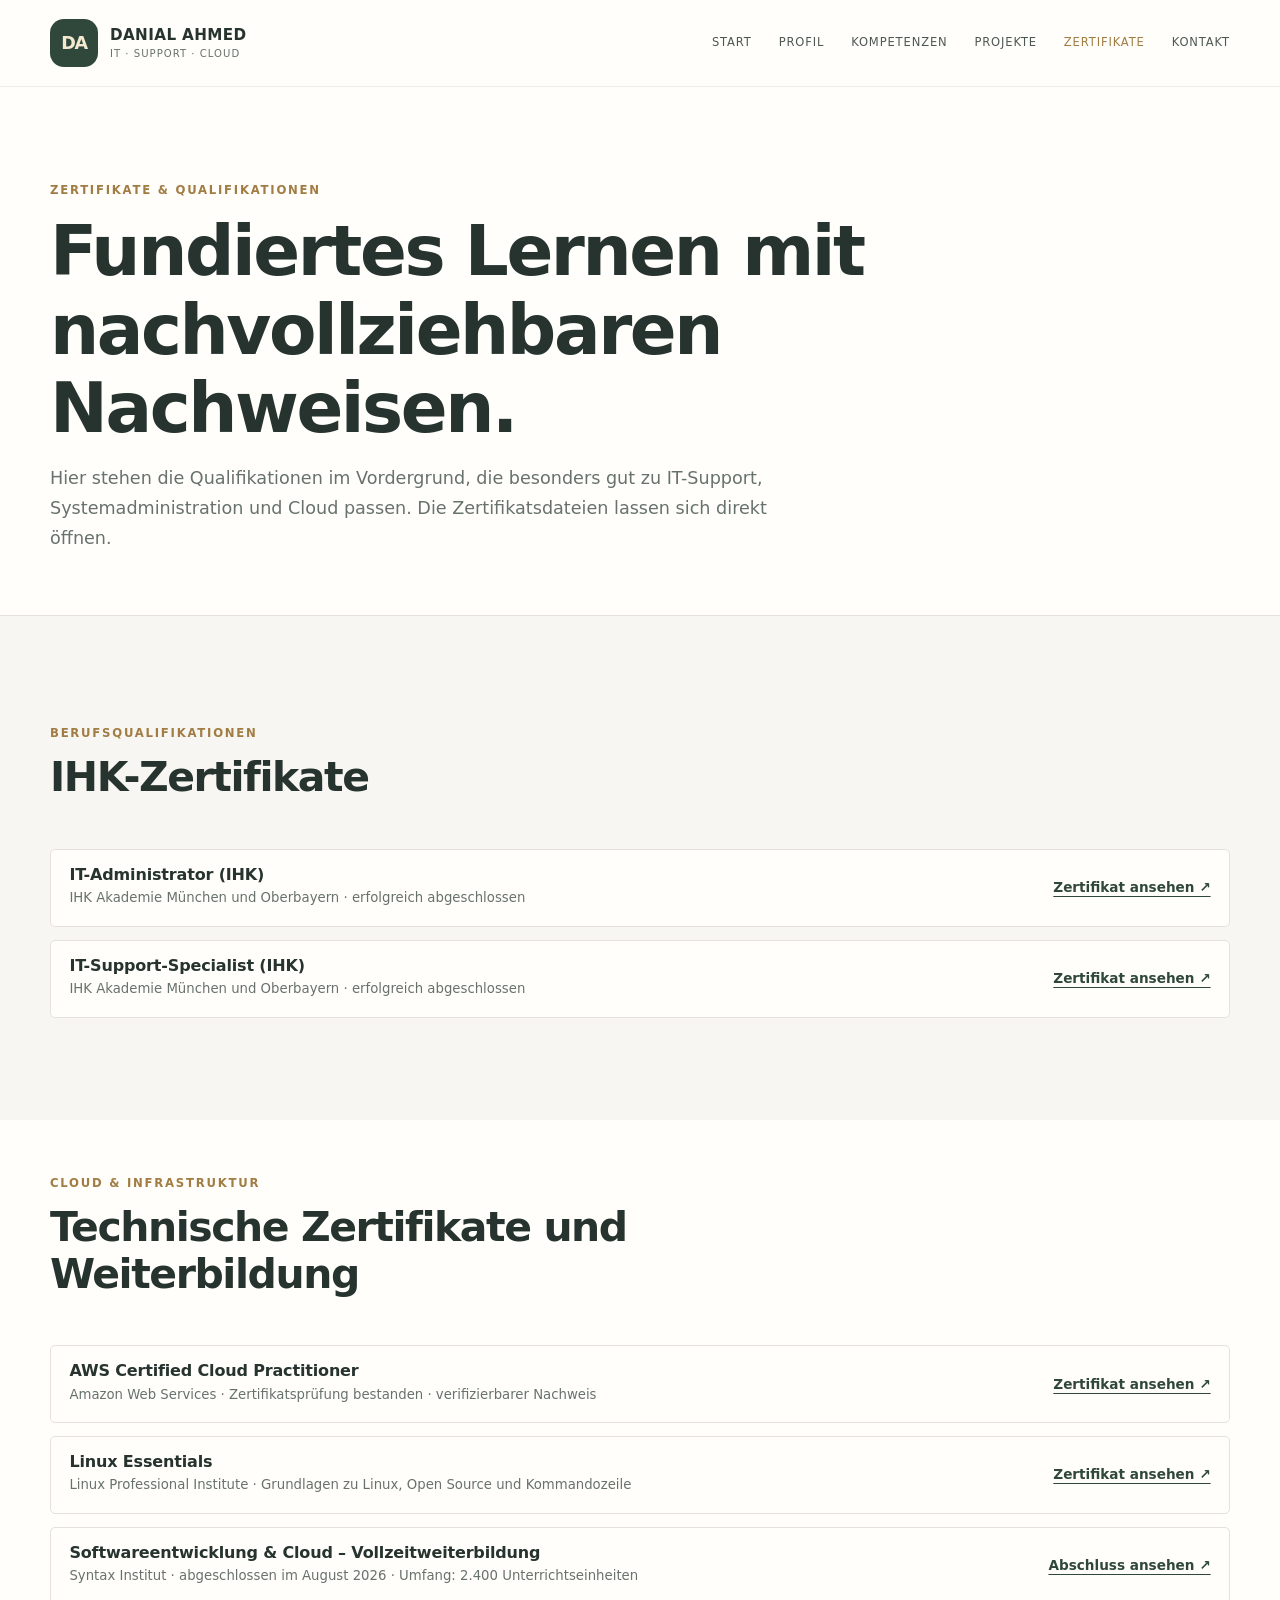
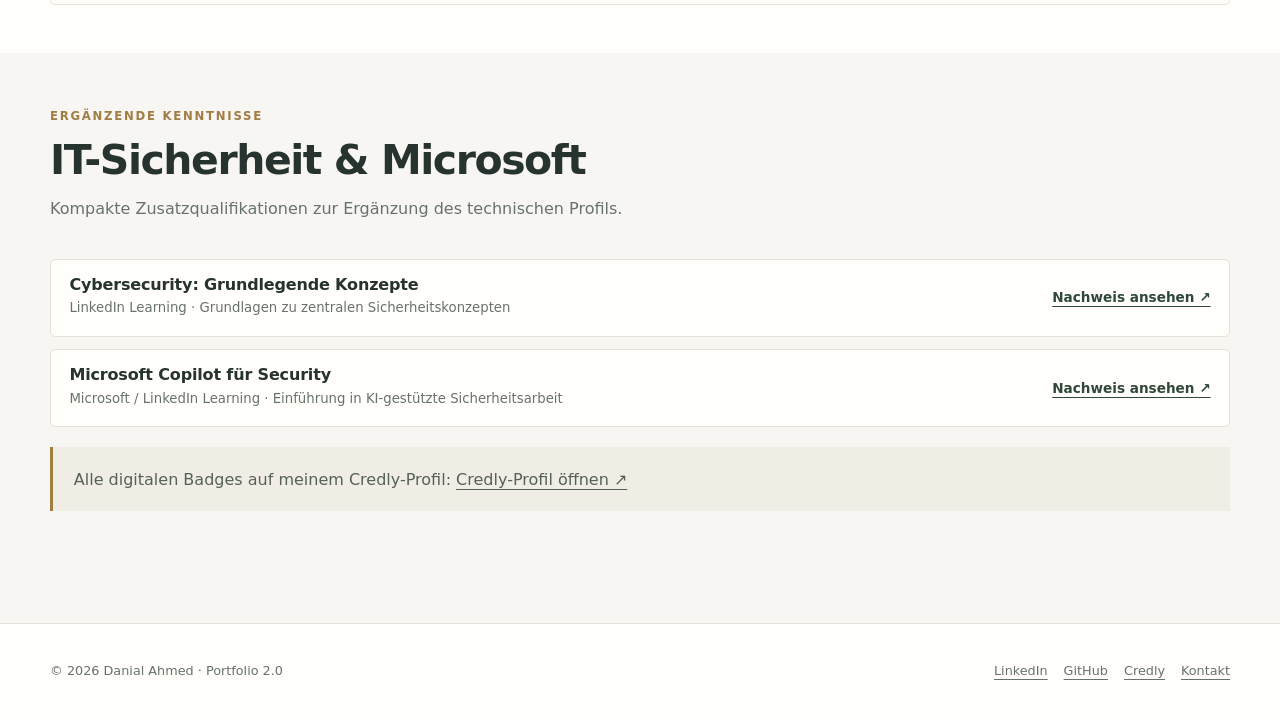
<file: zertifikate.html>
<!doctype html>
<html lang="de">
<head><meta charset="utf-8"><meta name="viewport" content="width=device-width, initial-scale=1"><meta name="description" content="IHK-Zertifikate, AWS Certified Cloud Practitioner, Linux Essentials und Weiterbildung von Danial Ahmed."><meta property="og:title" content="Zertifikate | Danial Ahmed"><meta property="og:description" content="Ausgewählte Zertifikate und Qualifikationen im Überblick."><meta property="og:type" content="website"><meta property="og:url" content="https://danialahmed2207.github.io/portfolio-2.0/zertifikate.html"><meta property="og:image" content="https://danialahmed2207.github.io/portfolio-2.0/assets/profile-photo.png"><link rel="canonical" href="https://danialahmed2207.github.io/portfolio-2.0/zertifikate.html"><link rel="icon" href="assets/monogram.svg" type="image/svg+xml"><link rel="stylesheet" href="assets/site.css"><script src="assets/site.js" defer></script><title>Zertifikate & Qualifikationen | Danial Ahmed</title></head>
<body><a class="skip-link" href="#inhalt">Zum Hauptinhalt</a><header class="site-header"><div class="shell nav-wrap"><a class="brand" href="index.html"><span class="brand-mark">DA</span><span class="brand-copy"><strong>DANIAL AHMED</strong><span>IT · Support · Cloud</span></span></a><button class="nav-toggle" aria-label="Menü öffnen" aria-expanded="false" aria-controls="hauptnavigation">☰</button><nav class="site-nav" id="hauptnavigation" aria-label="Hauptnavigation"><a href="index.html">Start</a><a href="profil.html">Profil</a><a href="kompetenzen.html">Kompetenzen</a><a href="projekte.html">Projekte</a><a href="zertifikate.html" aria-current="page">Zertifikate</a><a href="kontakt.html">Kontakt</a></nav></div></header>
<main id="inhalt"><section class="page-hero"><div class="shell"><span class="eyebrow">Zertifikate &amp; Qualifikationen</span><h1>Fundiertes Lernen mit nachvollziehbaren Nachweisen.</h1><p>Hier stehen die Qualifikationen im Vordergrund, die besonders gut zu IT-Support, Systemadministration und Cloud passen. Die Zertifikatsdateien lassen sich direkt öffnen.</p></div></section>
<section class="section"><div class="shell"><div class="section-heading"><div><span class="eyebrow">Berufsqualifikationen</span><h2>IHK-Zertifikate</h2></div></div><div class="cert-list">
  <article class="cert"><div><h3>IT-Administrator (IHK)</h3><p>IHK Akademie München und Oberbayern · erfolgreich abgeschlossen</p></div><a href="assets/certificates/it-administrator-ihk.pdf" target="_blank" rel="noopener noreferrer">Zertifikat ansehen ↗</a></article>
  <article class="cert"><div><h3>IT-Support-Specialist (IHK)</h3><p>IHK Akademie München und Oberbayern · erfolgreich abgeschlossen</p></div><a href="assets/certificates/it-support-specialist-ihk.pdf" target="_blank" rel="noopener noreferrer">Zertifikat ansehen ↗</a></article>
</div></div></section>
<section class="section compact" style="background:var(--surface)"><div class="shell"><div class="section-heading"><div><span class="eyebrow">Cloud &amp; Infrastruktur</span><h2>Technische Zertifikate und Weiterbildung</h2></div></div><div class="cert-list">
  <article class="cert"><div><h3>AWS Certified Cloud Practitioner</h3><p>Amazon Web Services · Zertifikatsprüfung bestanden · verifizierbarer Nachweis</p></div><a href="assets/certificates/aws-certified-cloud-practitioner.pdf" target="_blank" rel="noopener noreferrer">Zertifikat ansehen ↗</a></article>
  <article class="cert"><div><h3>Linux Essentials</h3><p>Linux Professional Institute · Grundlagen zu Linux, Open Source und Kommandozeile</p></div><a href="assets/certificates/linux-essentials.pdf" target="_blank" rel="noopener noreferrer">Zertifikat ansehen ↗</a></article>
  <article class="cert"><div><h3>Softwareentwicklung &amp; Cloud – Vollzeitweiterbildung</h3><p>Syntax Institut · abgeschlossen im August 2026 · Umfang: 2.400 Unterrichtseinheiten</p></div><a href="assets/certificates/softwareentwicklung-cloud-syntax.pdf" target="_blank" rel="noopener noreferrer">Abschluss ansehen ↗</a></article>
</div></div></section>
<section class="section compact"><div class="shell"><div class="section-heading"><div><span class="eyebrow">Ergänzende Kenntnisse</span><h2>IT-Sicherheit &amp; Microsoft</h2><p>Kompakte Zusatzqualifikationen zur Ergänzung des technischen Profils.</p></div></div><div class="cert-list">
  <article class="cert"><div><h3>Cybersecurity: Grundlegende Konzepte</h3><p>LinkedIn Learning · Grundlagen zu zentralen Sicherheitskonzepten</p></div><a href="assets/certificates/cybersecurity-grundlagen.pdf" target="_blank" rel="noopener noreferrer">Nachweis ansehen ↗</a></article>
  <article class="cert"><div><h3>Microsoft Copilot für Security</h3><p>Microsoft / LinkedIn Learning · Einführung in KI-gestützte Sicherheitsarbeit</p></div><a href="assets/certificates/microsoft-copilot-security.pdf" target="_blank" rel="noopener noreferrer">Nachweis ansehen ↗</a></article>
</div><div class="callout">Alle digitalen Badges auf meinem Credly-Profil: <a href="https://www.credly.com/users/danial-ahmed.5c252b06/badges" target="_blank" rel="noopener noreferrer">Credly-Profil öffnen ↗</a></div></div></section></main>
<footer class="site-footer"><div class="shell footer-row"><p>© <span data-year></span> Danial Ahmed · Portfolio 2.0</p><div class="footer-links"><a href="https://www.linkedin.com/in/danial-ahmed-b2731b263/" target="_blank" rel="noopener noreferrer">LinkedIn</a><a href="https://github.com/danialahmed2207" target="_blank" rel="noopener noreferrer">GitHub</a><a href="https://www.credly.com/users/danial-ahmed.5c252b06/badges" target="_blank" rel="noopener noreferrer">Credly</a><a href="kontakt.html">Kontakt</a></div></div></footer></body></html>
</file>
<file: assets/site.css>
:root {
  color-scheme: light;
  --paper: #f7f6f2;
  --surface: #fffefa;
  --ink: #26332e;
  --muted: #68726c;
  --line: #e4e2da;
  --forest: #30483b;
  --forest-deep: #24372d;
  --gold: #a17c43;
  --gold-pale: #eee4d2;
  --max: 1180px;
  --shadow: 0 18px 56px rgba(33, 44, 37, .09);
}

* { box-sizing: border-box; }
html { scroll-behavior: smooth; }
body { margin: 0; background: var(--paper); color: var(--ink); font: 16px/1.7 'Avenir Next', 'Segoe UI', system-ui, sans-serif; }
a { color: inherit; text-decoration-thickness: 1px; text-underline-offset: 4px; }
a:hover { color: var(--gold); }
img { max-width: 100%; display: block; }
button, a { -webkit-tap-highlight-color: transparent; }
:focus-visible { outline: 3px solid #ad854b; outline-offset: 4px; }
.skip-link { position: absolute; left: 1rem; top: -5rem; z-index: 100; padding: .7rem 1rem; background: white; }
.skip-link:focus { top: 1rem; }
.shell { width: min(var(--max), calc(100% - 3rem)); margin-inline: auto; }

.site-header { background: rgba(255,254,250,.96); border-bottom: 1px solid rgba(38,51,46,.08); position: sticky; top: 0; z-index: 20; }
.nav-wrap { min-height: 86px; display: flex; align-items: center; justify-content: space-between; gap: 2rem; }
.brand { display: inline-flex; align-items: center; gap: .75rem; text-decoration: none; flex: 0 0 auto; }
.brand-mark { width: 48px; height: 48px; border-radius: 14px; display: grid; place-items: center; color: #f4e8d0; background: var(--forest); font: 800 1.1rem 'Avenir Next', 'Segoe UI', system-ui, sans-serif; letter-spacing: -.08em; }
.brand-copy { display: grid; line-height: 1.2; }
.brand-copy strong { font: 700 .95rem 'Avenir Next', 'Segoe UI', system-ui, sans-serif; letter-spacing: .025em; }
.brand-copy span { margin-top: .25rem; color: var(--muted); font-size: .63rem; text-transform: uppercase; letter-spacing: .1em; }
.site-nav { display: flex; align-items: center; gap: clamp(.75rem,2.1vw,2rem); }
.site-nav a { color: #4e5852; text-decoration: none; text-transform: uppercase; font-size: .72rem; letter-spacing: .075em; white-space: nowrap; }
.site-nav a:hover,.site-nav a[aria-current="page"] { color: var(--gold); }
.nav-toggle { display: none; border: 1px solid var(--line); background: var(--surface); color: var(--ink); border-radius: 10px; width: 44px; height: 44px; font-size: 1.25rem; }

.eyebrow { color: var(--gold); text-transform: uppercase; letter-spacing: .15em; font-size: .73rem; font-weight: 700; }
h1,h2,h3,p { margin-top: 0; }
h1,h2,h3 { font-family: 'Avenir Next', 'Segoe UI', system-ui, sans-serif; letter-spacing: -.035em; line-height: 1.14; }
h1 { font-size: clamp(2.6rem,5.4vw,5rem); }
h2 { font-size: clamp(2rem,3.2vw,3rem); }
h3 { font-size: 1.25rem; }
.lead { color: #59645d; font-size: clamp(1.05rem,1.5vw,1.23rem); line-height: 1.8; max-width: 66ch; }
.muted { color: var(--muted); }
.section { padding: clamp(4rem,8vw,7rem) 0; }
.section.compact { padding: 3rem 0; }
.section-heading { display: flex; justify-content: space-between; align-items: end; gap: 2rem; margin-bottom: 2.25rem; }
.section-heading > div { max-width: 720px; }
.section-heading h2 { margin: .55rem 0 .75rem; }
.section-heading p { margin-bottom: 0; color: var(--muted); }
.text-link { color: var(--forest); font-weight: 700; white-space: nowrap; }

.hero { padding: clamp(2.5rem,5vw,4.8rem) 0 4rem; }
.hero-frame { min-height: 590px; position: relative; display: grid; grid-template-columns: 1.06fr .94fr; align-items: center; overflow: hidden; border-radius: 8px; background: #e9e7df; }
.hero-photo { position: absolute; inset: 0 0 0 42%; width: 58%; height: 100%; object-fit: cover; object-position: center 27%; }
.hero-shade { position: absolute; inset: 0; background: linear-gradient(90deg,#f5f3ec 0%,rgba(245,243,236,.98) 42%,rgba(245,243,236,.72) 57%,rgba(245,243,236,.02) 77%); }
.hero-card { position: relative; z-index: 1; width: min(660px,108%); margin-left: clamp(1.5rem,5.4vw,5rem); padding: clamp(2rem,4vw,4rem); background: rgba(255,254,250,.9); backdrop-filter: blur(9px); box-shadow: var(--shadow); }
.hero-card h1 { margin: .7rem 0 1rem; max-width: 12ch; }
.hero-card h1 { max-width: 16ch; font-size: clamp(2.45rem, 3.5vw, 3.6rem); }
.hero-card .lead { margin-bottom: 1.3rem; }
.hero-tagline { color: var(--forest); font-weight: 700; font-size: 1.05rem; }
.hero-actions { display: flex; flex-wrap: wrap; gap: .75rem; margin-top: 1.6rem; }
.button { display: inline-flex; justify-content: center; align-items: center; gap: .55rem; min-height: 46px; padding: .65rem 1.1rem; border: 1px solid var(--forest); border-radius: 5px; background: var(--forest); color: white; text-decoration: none; font-weight: 700; font-size: .9rem; transition: transform .2s,background .2s; }
.button:hover { color: white; background: var(--forest-deep); transform: translateY(-2px); }
.button.secondary { color: var(--forest); background: transparent; }
.button.secondary:hover { color: white; }
.availability { display: inline-flex; align-items: center; gap: .55rem; margin-top: 1rem; color: var(--muted); font-size: .84rem; }
.availability::before { content: ''; width: 9px; height: 9px; border-radius: 50%; background: #6b9b72; box-shadow: 0 0 0 4px #6b9b7222; }

.proof-row { display: grid; grid-template-columns: repeat(3,1fr); border-block: 1px solid var(--line); background: var(--surface); }
.proof { padding: 1.5rem 2rem; text-align: center; border-right: 1px solid var(--line); }
.proof:last-child { border: 0; }
.proof strong { display: block; font: 800 1.5rem 'Avenir Next', 'Segoe UI', system-ui, sans-serif; color: var(--forest); }
.proof span { color: var(--muted); font-size: .83rem; }

.grid-3 { display: grid; grid-template-columns: repeat(3,minmax(0,1fr)); gap: 1.1rem; }
.grid-2 { display: grid; grid-template-columns: repeat(2,minmax(0,1fr)); gap: 1.25rem; }
.card { height: 100%; padding: 1.6rem; background: var(--surface); border: 1px solid var(--line); border-radius: 6px; box-shadow: 0 4px 20px rgba(33,44,37,.025); }
.card .card-kicker { color: var(--gold); text-transform: uppercase; letter-spacing: .12em; font-size: .68rem; font-weight: 700; }
.card h3 { margin: .55rem 0 .75rem; }
.card p { margin-bottom: 0; color: var(--muted); }
.card a { color: var(--forest); font-weight: 700; }
.card-icon { width: 44px; height: 44px; display: grid; place-items: center; margin-bottom: 1.25rem; border-radius: 50%; color: var(--forest); background: var(--gold-pale); font-size: 1.1rem; }
.card-footer { display: flex; flex-wrap: wrap; gap: .6rem; margin-top: 1.2rem; }
.pill { padding: .3rem .65rem; border-radius: 30px; background: #f0efe9; color: #536058; font-size: .75rem; }
.split-feature { display: grid; grid-template-columns: .9fr 1.1fr; align-items: center; gap: clamp(2rem,6vw,5rem); }
.portrait-side { position: relative; }
.portrait-side img { width: min(100%,440px); aspect-ratio: 4/5; object-fit: cover; object-position: center 20%; border-radius: 5px; }
.portrait-note { position: absolute; bottom: -1.2rem; right: -1rem; padding: 1rem 1.2rem; background: var(--forest); color: white; font-size: .82rem; box-shadow: var(--shadow); }
.check-list { list-style: none; display: grid; gap: .8rem; padding: 0; margin: 1.4rem 0 0; }
.check-list li { position: relative; padding-left: 1.7rem; color: #58645c; }
.check-list li::before { content: '✓'; position: absolute; left: 0; color: var(--gold); font-weight: 800; }

.page-hero { padding: clamp(3.3rem,7vw,5.5rem) 0 2.7rem; background: var(--surface); border-bottom: 1px solid var(--line); }
.page-hero h1 { margin: .6rem 0 1rem; max-width: 18ch; }
.page-hero p { max-width: 70ch; color: var(--muted); font-size: 1.1rem; }
.timeline { border-left: 1px solid #d6c9af; margin: 2rem 0 0 .6rem; padding-left: 1.7rem; display: grid; gap: 1.7rem; }
.timeline-item { position: relative; max-width: 850px; }
.timeline-item::before { content: ''; position: absolute; top: .35rem; left: -2.12rem; width: 11px; height: 11px; border: 3px solid var(--paper); border-radius: 50%; background: var(--gold); box-shadow: 0 0 0 1px #c6b18c; }
.timeline-date { color: var(--gold); text-transform: uppercase; letter-spacing: .1em; font-size: .75rem; font-weight: 700; }
.timeline-item h3 { margin: .35rem 0; }
.timeline-org { color: var(--forest); font-weight: 700; }
.timeline-item p { color: var(--muted); margin: .5rem 0 0; }
.skills-group { margin: 2rem 0; }
.skills-group h2 { font-size: 1.45rem; padding-bottom: .75rem; border-bottom: 1px solid var(--line); }
.skill-list { display: flex; flex-wrap: wrap; gap: .6rem; }
.skill { display: inline-flex; gap: .45rem; align-items: center; padding: .55rem .8rem; border: 1px solid var(--line); border-radius: 4px; background: var(--surface); color: #4c5a51; font-size: .9rem; }
.skill small { color: var(--gold); font-size: .7rem; }
.project-card { display: flex; flex-direction: column; }
.project-card p { flex: 1; }
.project-card .card-footer { margin-top: 1.4rem; }
.project-links { display: flex; flex-wrap: wrap; gap: 1rem; margin-top: 1.25rem; }
.project-links a { color: var(--forest); font-size: .87rem; font-weight: 700; }
.cert-list { display: grid; gap: .8rem; }
.cert { display: flex; justify-content: space-between; align-items: center; gap: 1rem; padding: 1rem 1.15rem; background: var(--surface); border: 1px solid var(--line); border-radius: 5px; }
.cert h3 { margin: 0 0 .2rem; font-size: 1rem; letter-spacing: -.01em; }
.cert p { margin: 0; color: var(--muted); font-size: .83rem; }
.cert a { flex: 0 0 auto; color: var(--forest); font-weight: 700; font-size: .85rem; }
.contact-panel { display: grid; grid-template-columns: 1.1fr .9fr; overflow: hidden; background: var(--forest); color: white; border-radius: 6px; }
.contact-copy { padding: clamp(2rem,5vw,4rem); }
.contact-copy .eyebrow { color: #e2c590; }
.contact-copy h2 { margin: .6rem 0 1rem; }
.contact-copy p { color: #e4e8e3; }
.contact-ways { background: rgba(0,0,0,.12); padding: clamp(2rem,4vw,3.5rem); display: grid; align-content: center; gap: 1rem; }
.contact-way { padding-bottom: 1rem; border-bottom: 1px solid rgba(255,255,255,.18); }
.contact-way:last-child { border: 0; }
.contact-way span { display: block; color: #dfc48f; text-transform: uppercase; font-size: .68rem; letter-spacing: .12em; }
.contact-way a { color: white; font-weight: 600; }

.site-footer { margin-top: 4rem; padding: 2.25rem 0; border-top: 1px solid var(--line); background: var(--surface); }
.footer-row { display: flex; align-items: center; justify-content: space-between; gap: 1.5rem; }
.footer-row p { margin: 0; color: var(--muted); font-size: .8rem; }
.footer-links { display: flex; flex-wrap: wrap; gap: 1rem; }
.footer-links a { color: var(--muted); font-size: .8rem; }
.callout { margin-top: 1.25rem; padding: 1.15rem 1.3rem; border-left: 3px solid var(--gold); background: #f0ede5; color: #556157; }

@media (max-width: 900px) {
  .site-nav { gap: .8rem; }
  .site-nav a { font-size: .67rem; }
  .hero-frame { min-height: 540px; grid-template-columns: 1fr; }
  .hero-photo { left: 37%; width: 63%; }
  .hero-card { width: min(680px,85%); }
  .grid-3 { grid-template-columns: repeat(2,minmax(0,1fr)); }
}
@media (max-width: 700px) {
  .shell { width: min(var(--max), calc(100% - 2rem)); }
  .nav-wrap { min-height: 72px; }
  .brand-mark { width: 42px; height: 42px; }
  .nav-toggle { display: grid; place-items: center; }
  .site-nav { display: none; position: absolute; left: 0; right: 0; top: 100%; padding: .6rem 1rem 1rem; background: var(--surface); border-bottom: 1px solid var(--line); box-shadow: var(--shadow); }
  .site-nav.is-open { display: grid; }
  .site-nav a { padding: .7rem .6rem; font-size: .76rem; }
  .hero { padding-top: 1rem; }
  .hero-frame { min-height: 760px; align-items: end; }
  .hero-photo { inset: 0 0 auto; width: 100%; height: 53%; object-position: center 20%; }
  .hero-shade { background: linear-gradient(180deg,rgba(247,246,242,0) 16%,rgba(247,246,242,.2) 40%,#f7f6f2 57%); }
  .hero-card { width: auto; margin: 0 1rem 1rem; padding: 1.5rem; }
  .hero-card h1 { font-size: clamp(2.4rem,13vw,4rem); }
  .proof-row { grid-template-columns: 1fr; }
  .proof { border-right: 0; border-bottom: 1px solid var(--line); padding: 1rem; }
  .proof:last-child { border-bottom: 0; }
  .grid-3,.grid-2,.split-feature,.contact-panel { grid-template-columns: 1fr; }
  .section-heading { display: block; }
  .section-heading .text-link { display: inline-block; margin-top: 1rem; }
  .portrait-note { right: .5rem; }
  .cert { align-items: start; }
  .cert a { max-width: 8rem; text-align: right; }
  .footer-row { align-items: start; flex-direction: column; }
}
@media (prefers-reduced-motion: reduce) {
  html { scroll-behavior: auto; }
  *,*::before,*::after { animation-duration: .01ms !important; animation-iteration-count: 1 !important; transition-duration: .01ms !important; }
}
</file>
